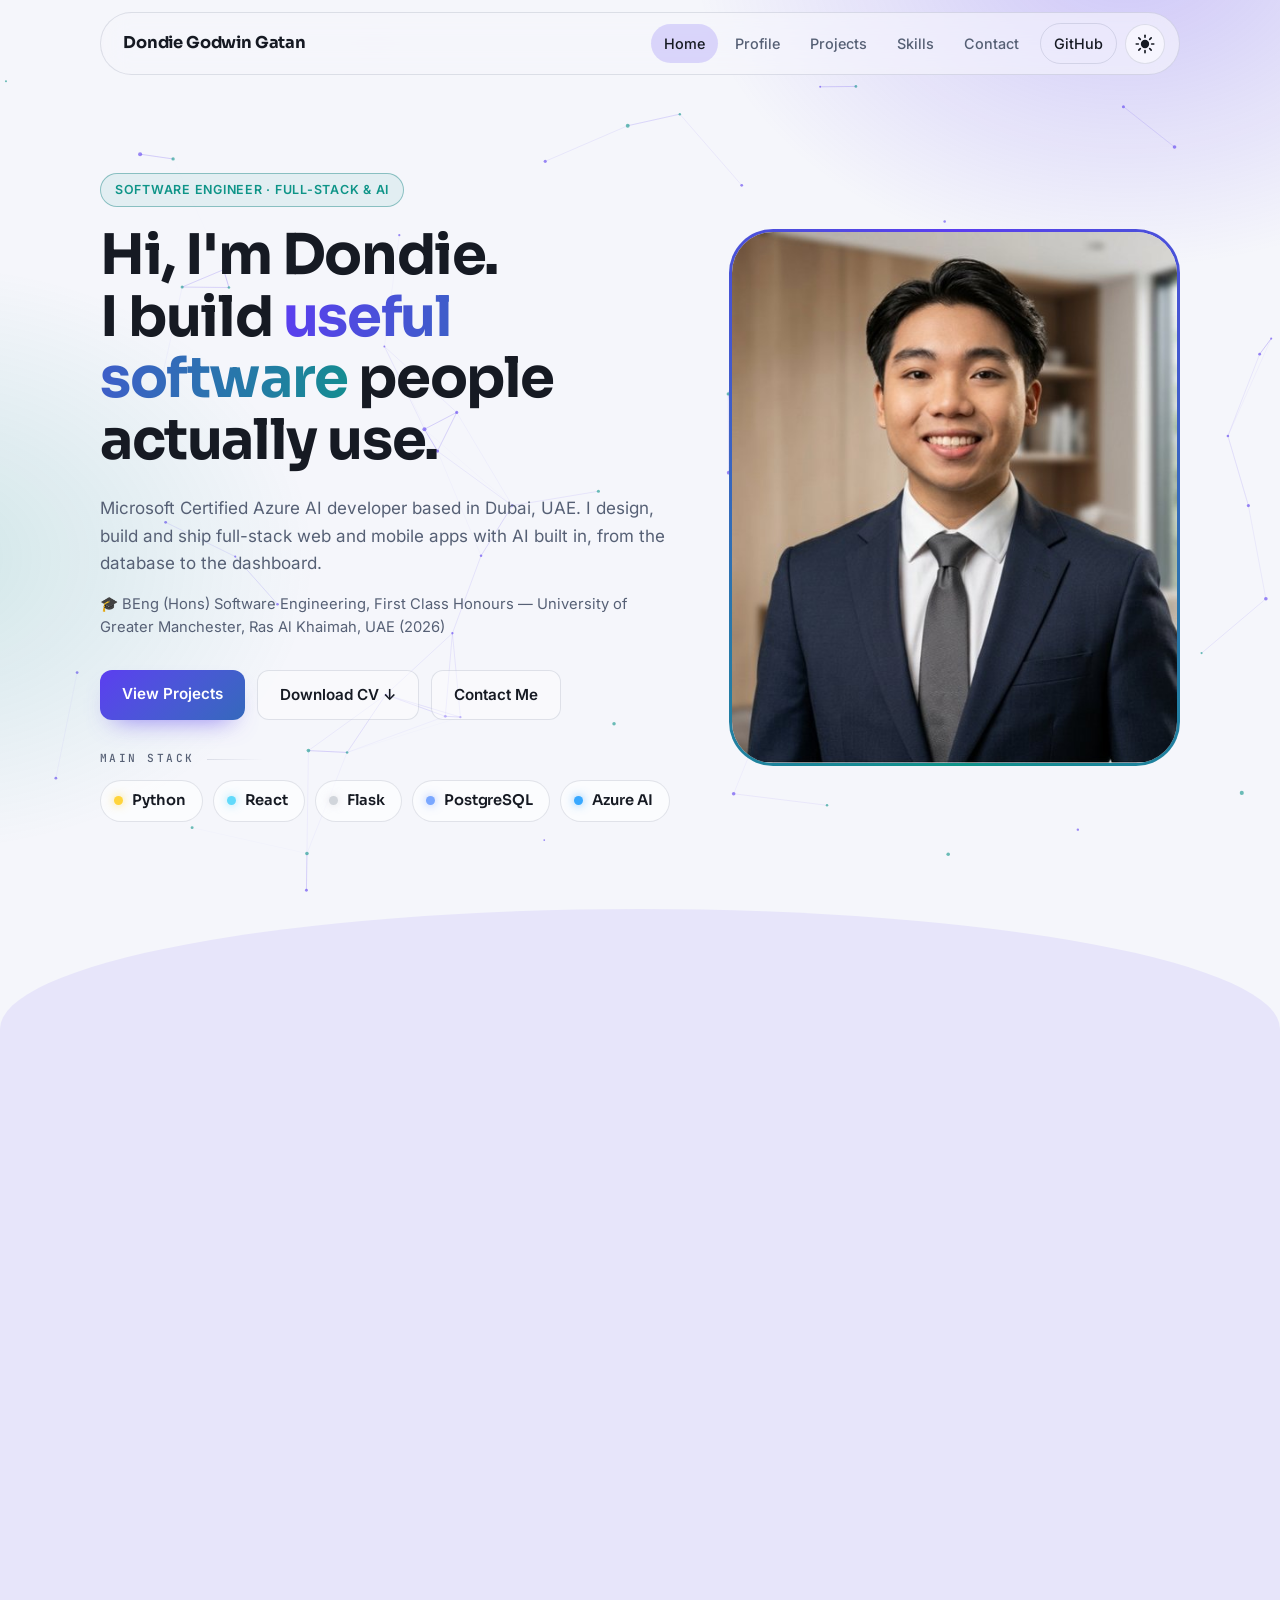
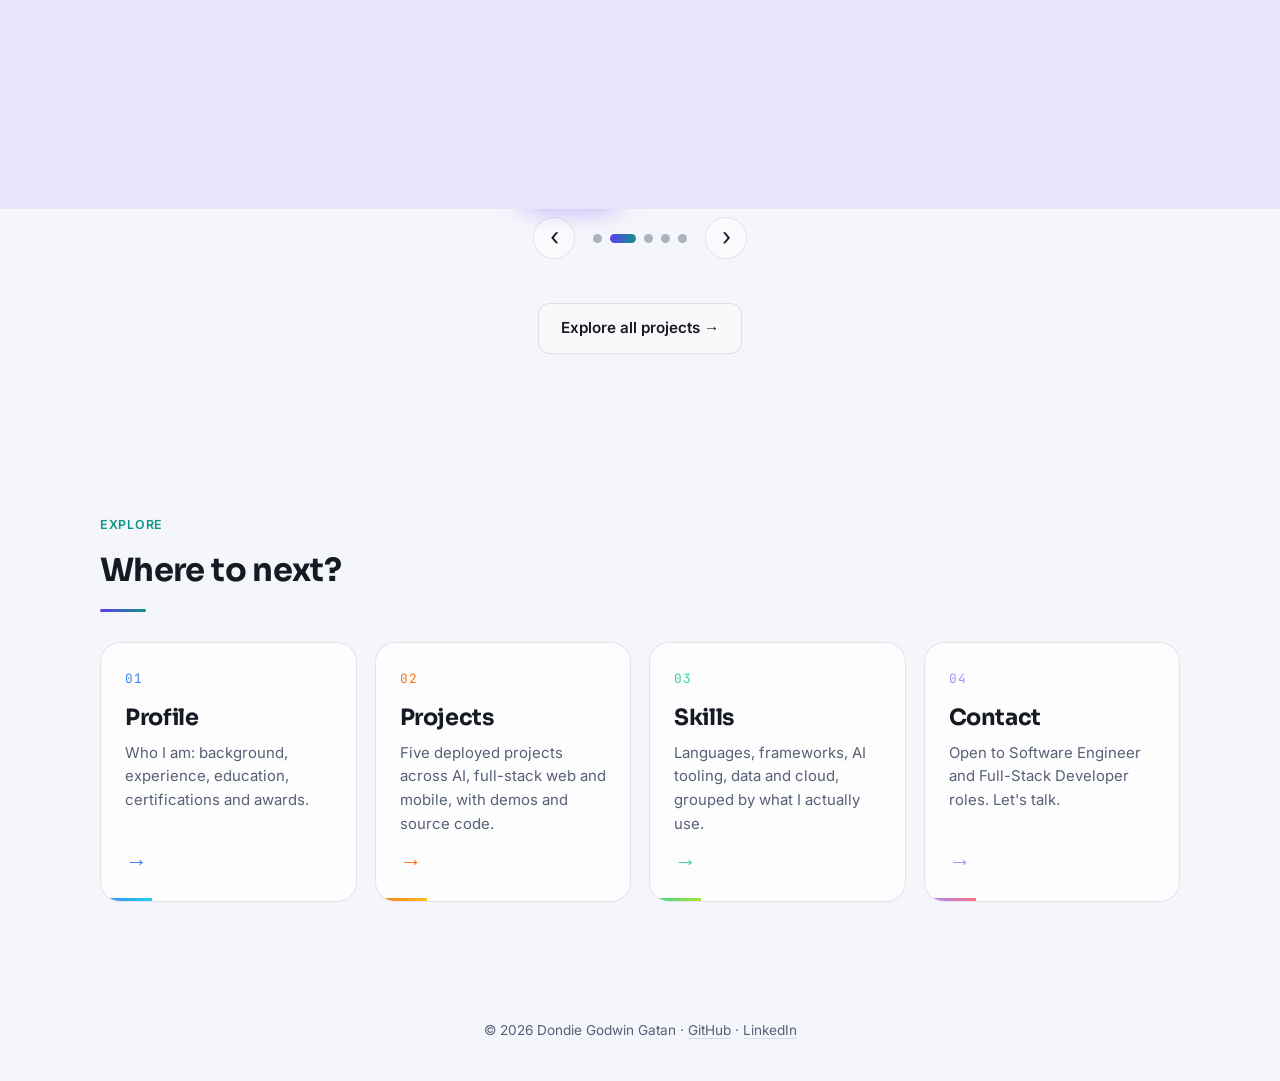
<file: index.html>
<!DOCTYPE html>
<html lang="en">
<head>
<meta charset="UTF-8">
<meta name="viewport" content="width=device-width, initial-scale=1.0">
<title>Dondie Godwin Gatan — Portfolio</title>
<meta name="description" content="Software engineering portfolio of Dondie Godwin Gatan — full-stack development and applied AI projects (Flask, React, Azure AI).">
<meta property="og:title" content="Dondie Godwin Gatan — Portfolio">
<meta property="og:description" content="Software engineering portfolio of Dondie Godwin Gatan — full-stack development and applied AI projects (Flask, React, Azure AI).">
<meta property="og:type" content="website">
<meta property="og:url" content="https://dondiegatan.github.io/dondiegatan-portfolio/">
<meta property="og:image" content="https://dondiegatan.github.io/dondiegatan-portfolio/assets/og-image.png?v=2">
<meta property="og:image:width" content="1200">
<meta property="og:image:height" content="630">
<meta name="twitter:card" content="summary_large_image">
<meta name="twitter:title" content="Dondie Godwin Gatan — Portfolio">
<meta name="twitter:description" content="Software engineering portfolio of Dondie Godwin Gatan — full-stack development and applied AI projects (Flask, React, Azure AI).">
<meta name="twitter:image" content="https://dondiegatan.github.io/dondiegatan-portfolio/assets/og-image.png?v=2">
<script>(function(){var d=document.documentElement,t=null;try{t=localStorage.getItem('theme')}catch(e){}if(t!=='light'&&t!=='dark')t=null;if(t)d.setAttribute('data-theme',t);d.setAttribute('data-theme-effective',t||(window.matchMedia&&matchMedia('(prefers-color-scheme: light)').matches?'light':'dark'))})();</script>
<link rel="icon" href="data:image/svg+xml,<svg xmlns=%22http://www.w3.org/2000/svg%22 viewBox=%220 0 100 100%22><text y=%22.9em%22 font-size=%2290%22>👨‍💻</text></svg>">
<link rel="preload" href="assets/fonts/sora.woff2" as="font" type="font/woff2" crossorigin>
<link rel="preload" href="assets/fonts/inter.woff2" as="font" type="font/woff2" crossorigin>
<link rel="stylesheet" href="style.css">
<noscript><style>.loader,.curtain{display:none!important}.rise,.reveal{opacity:1!important;transform:none!important}</style></noscript>
</head>
<body data-page="home">
<a class="skip" href="#main">Skip to content</a>
<div class="loader" data-style="strips" aria-hidden="true"><div class="loader-panels"><i style="--d:0"></i><i style="--d:1"></i><i style="--d:2"></i><i style="--d:3"></i><i style="--d:4"></i><i style="--d:5"></i></div><div class="loader-inner"><svg class="loader-mark" viewBox="0 0 120 120" aria-hidden="true"><circle class="ring" cx="60" cy="60" r="52"/><circle class="ring2" cx="60" cy="60" r="40"/><text x="60" y="72" text-anchor="middle">DG</text></svg><div class="loader-label">Welcome</div><div class="loader-bar"><i></i></div></div></div>
<div class="curtain" aria-hidden="true"></div>
<canvas id="bg" aria-hidden="true"></canvas>
<div class="bg-glow" aria-hidden="true"></div>
<div class="spotlight" aria-hidden="true"></div>
<div class="scroll-progress" id="scrollProgress"></div>

<header class="nav">
  <div class="nav-inner">
    <a href="index.html" class="nav-brand">Dondie Godwin Gatan</a>
    <nav class="nav-links" aria-label="Main">
      <a href="index.html" aria-current="page">Home</a>
      <a href="about.html">Profile</a>
      <a href="projects.html">Projects</a>
      <a href="skills.html">Skills</a>
      <a href="contact.html">Contact</a>
      <a href="https://github.com/DondieGatan" target="_blank" rel="noopener" class="nav-cta">GitHub</a>
    </nav>
    <button class="theme-toggle" id="themeToggle" type="button" aria-label="Switch to light theme" title="Switch theme">
      <svg viewBox="0 0 24 24" aria-hidden="true" focusable="false">
        <defs><mask id="tgMask"><rect width="24" height="24" fill="#fff"/><circle class="bite" cx="17.5" cy="6.5" r="6" fill="#000"/></mask></defs>
        <circle class="core" cx="12" cy="12" r="5" fill="currentColor" mask="url(#tgMask)"/>
        <g class="rays" stroke="currentColor" stroke-width="2" stroke-linecap="round">
          <line x1="12" y1="1.5" x2="12" y2="4" transform="rotate(0 12 12)"/><line x1="12" y1="1.5" x2="12" y2="4" transform="rotate(45 12 12)"/>
          <line x1="12" y1="1.5" x2="12" y2="4" transform="rotate(90 12 12)"/><line x1="12" y1="1.5" x2="12" y2="4" transform="rotate(135 12 12)"/>
          <line x1="12" y1="1.5" x2="12" y2="4" transform="rotate(180 12 12)"/><line x1="12" y1="1.5" x2="12" y2="4" transform="rotate(225 12 12)"/>
          <line x1="12" y1="1.5" x2="12" y2="4" transform="rotate(270 12 12)"/><line x1="12" y1="1.5" x2="12" y2="4" transform="rotate(315 12 12)"/>
        </g>
      </svg>
    </button>
  </div>
</header>

<main id="main">
  <section class="hero">
    <div class="hero-inner hero-grid">
      <div class="hero-copy">
        <p class="eyebrow rise" style="--i:0">Software Engineer · Full-Stack &amp; AI</p>
        <h1 class="rise" style="--i:1">Hi, I'm Dondie.<br>I build <span class="grad">useful software</span> people actually use.</h1>
        <p class="hero-sub rise" style="--i:2">
          Microsoft Certified Azure AI developer based in Dubai, UAE. I design, build and ship
          full-stack web and mobile apps with AI built in, from the database to the dashboard.
        </p>
        <p class="hero-education rise" style="--i:3">🎓 BEng (Hons) Software Engineering, First Class Honours — University of Greater Manchester, Ras Al Khaimah, UAE (2026)</p>
        <div class="hero-actions rise" style="--i:4">
          <a href="projects.html" class="btn btn-primary">View Projects</a>
          <a href="assets/Dondie_Godwin_Gatan_CV.pdf" target="_blank" rel="noopener" class="btn btn-ghost">Download CV ↓</a>
          <a href="contact.html" class="btn btn-ghost">Contact Me</a>
        </div>
        <div class="stack-block rise" style="--i:5">
          <p class="stack-kicker">Main stack</p>
          <ul class="stack-line" aria-label="Main technologies">
            <li style="--dot:#ffd43b"><i aria-hidden="true"></i>Python</li>
            <li style="--dot:#61dafb"><i aria-hidden="true"></i>React</li>
            <li style="--dot:#d1d5db"><i aria-hidden="true"></i>Flask</li>
            <li style="--dot:#7aa7ff"><i aria-hidden="true"></i>PostgreSQL</li>
            <li style="--dot:#38a8ff"><i aria-hidden="true"></i>Azure AI</li>
          </ul>
        </div>
      </div>

      <div class="portrait rise" style="--i:2">
        <div class="portrait-ring" aria-hidden="true"></div>
        <div class="portrait-photo"><img src="assets/profile.jpg" alt="Portrait of Dondie Godwin Gatan" width="600" height="600" decoding="async" fetchpriority="high"></div>
      </div>
    </div>
  </section>

  <section class="showcase" aria-labelledby="showcase-h">
    <div class="showcase-head">
      <p class="section-eyebrow reveal">Selected work</p>
      <h2 class="showcase-title reveal" id="showcase-h">Five deployed projects. <span class="grad">Real data, real deploys.</span></h2>
      <p class="showcase-sub reveal">Drag or swipe through them. Mori Matcha, Floss Clinic, Smart Resume Analyser, Expense Tracker and Library Management are all live.</p>
    </div>

    <div class="carousel reveal" id="carousel" role="region" aria-roledescription="carousel" aria-label="Featured projects">
      <div class="car-stage" tabindex="0" aria-label="Project carousel. Use the left and right arrow keys, or drag, to change project.">
        <a class="slide" href="projects.html#floss-clinic" data-id="floss-clinic" data-title="Floss Clinic" data-sub="Dental clinic platform with real conflict-safe booking, a grounded RAG chatbot and an AI booking assistant" data-live="https://floss-beta.vercel.app" draggable="false" aria-label="Floss Clinic">
          <img class="fimg" src="assets/covers/floss-clinic-760.webp" srcset="assets/covers/floss-clinic-760.webp 760w, assets/covers/floss-clinic.webp 1200w" sizes="(max-width: 640px) 84vw, (max-width: 900px) 520px, 640px" alt="Floss Clinic project cover" width="1200" height="750" draggable="false" loading="eager">
        </a>
        <a class="slide" href="projects.html#mori-matcha" data-id="mori-matcha" data-title="Mori Matcha" data-sub="Live cafe website with a real ordering backend, a voice-enabled AI assistant and a digital loyalty card" data-live="https://mori-matcha-inky.vercel.app" draggable="false" aria-label="Mori Matcha">
          <img class="fimg" src="assets/covers/mori-matcha-760.webp" srcset="assets/covers/mori-matcha-760.webp 760w, assets/covers/mori-matcha.webp 1200w" sizes="(max-width: 640px) 84vw, (max-width: 900px) 520px, 640px" alt="Mori Matcha project cover" width="1200" height="750" draggable="false" loading="eager">
        </a>
        <a class="slide" href="projects.html#resume-analyser" data-id="resume-analyser" data-title="Smart Resume Analyser" data-sub="AI-assisted resume scoring, writing tools, and job-matching platform" data-live="https://smart-resume-analyser-z09z.onrender.com" draggable="false" aria-label="Smart Resume Analyser">
          <img class="fimg" src="assets/covers/resume-analyser-760.webp" srcset="assets/covers/resume-analyser-760.webp 760w, assets/covers/resume-analyser.webp 1200w" sizes="(max-width: 640px) 84vw, (max-width: 900px) 520px, 640px" alt="Smart Resume Analyser project cover" width="1200" height="750" draggable="false" loading="eager">
        </a>
        <a class="slide" href="projects.html#library-management" data-id="library-management" data-title="Library Management System" data-sub="Role-based library app with auth, search, and CI-tested code" data-live="https://library-management-system-s4ys.onrender.com" draggable="false" aria-label="Library Management System">
          <img class="fimg" src="assets/covers/library-management-760.webp" srcset="assets/covers/library-management-760.webp 760w, assets/covers/library-management.webp 1200w" sizes="(max-width: 640px) 84vw, (max-width: 900px) 520px, 640px" alt="Library Management System project cover" width="1200" height="750" draggable="false" loading="lazy">
        </a>
        <a class="slide" href="projects.html#expense-tracker" data-id="expense-tracker" data-title="Expense Tracker" data-sub="Flask REST API + React Native app with AI-assisted insights, on Android and the web" data-live="https://expense-tracker-web-rosy.vercel.app" draggable="false" aria-label="Expense Tracker">
          <img class="fimg" src="assets/covers/expense-tracker-760.webp" srcset="assets/covers/expense-tracker-760.webp 760w, assets/covers/expense-tracker.webp 1200w" sizes="(max-width: 640px) 84vw, (max-width: 900px) 520px, 640px" alt="Expense Tracker project cover" width="1200" height="750" draggable="false" loading="lazy">
        </a>
      </div>
      <div class="car-caption" aria-live="polite">
        <p class="cap-live"><i class="dot" aria-hidden="true"></i>Live project</p>
        <h3 class="cap-title">Mori Matcha</h3>
        <p class="cap-sub"></p>
        <div class="cap-actions">
          <a class="btn btn-primary btn-small cap-demo" href="#" target="_blank" rel="noopener">Live Demo ↗</a>
          <a class="btn btn-small cap-more" href="projects.html">Project details</a>
        </div>
      </div>
      <div class="car-ctl">
        <button class="car-btn car-prev" type="button" aria-label="Previous project">‹</button>
        <div class="car-dots">
          <button class="car-dot" type="button" aria-label="Show Floss Clinic"></button>
          <button class="car-dot" type="button" aria-label="Show Mori Matcha"></button>
          <button class="car-dot" type="button" aria-label="Show Smart Resume Analyser"></button>
          <button class="car-dot" type="button" aria-label="Show Library Management System"></button>
          <button class="car-dot" type="button" aria-label="Show Expense Tracker"></button>
        </div>
        <button class="car-btn car-next" type="button" aria-label="Next project">›</button>
      </div>
    </div>

    <div class="showcase-cta reveal"><a href="projects.html" class="btn btn-ghost">Explore all projects →</a></div>
  </section>

  <section class="section">
    <div class="section-inner">
      <p class="section-eyebrow reveal">Explore</p>
      <h2 class="section-title reveal">Where to next?</h2>
      <div class="explore-grid">
        <a class="explore-card reveal" href="about.html" style="--c1:#3b82f6;--c2:#22d3ee">
          <span class="explore-no">01</span>
          <h3>Profile</h3>
          <p>Who I am: background, experience, education, certifications and awards.</p>
          <span class="explore-arrow" aria-hidden="true">→</span>
        </a>
        <a class="explore-card reveal" href="projects.html" style="--c1:#f97316;--c2:#fbbf24">
          <span class="explore-no">02</span>
          <h3>Projects</h3>
          <p>Five deployed projects across AI, full-stack web and mobile, with demos and source code.</p>
          <span class="explore-arrow" aria-hidden="true">→</span>
        </a>
        <a class="explore-card reveal" href="skills.html" style="--c1:#34d399;--c2:#a3e635">
          <span class="explore-no">03</span>
          <h3>Skills</h3>
          <p>Languages, frameworks, AI tooling, data and cloud, grouped by what I actually use.</p>
          <span class="explore-arrow" aria-hidden="true">→</span>
        </a>
        <a class="explore-card reveal" href="contact.html" style="--c1:#a78bfa;--c2:#fb7185">
          <span class="explore-no">04</span>
          <h3>Contact</h3>
          <p>Open to Software Engineer and Full-Stack Developer roles. Let's talk.</p>
          <span class="explore-arrow" aria-hidden="true">→</span>
        </a>
      </div>
    </div>
  </section>
</main>

<footer class="footer">
  <p>&copy; 2026 Dondie Godwin Gatan &middot; <a href="https://github.com/DondieGatan" target="_blank" rel="noopener">GitHub</a> &middot; <a href="https://www.linkedin.com/in/dondie-godwin-gatan" target="_blank" rel="noopener">LinkedIn</a></p>
</footer>
<div class="toast" id="toast" role="status" aria-live="polite"></div>
<script src="site.js" defer></script>
</body>
</html>
</file>
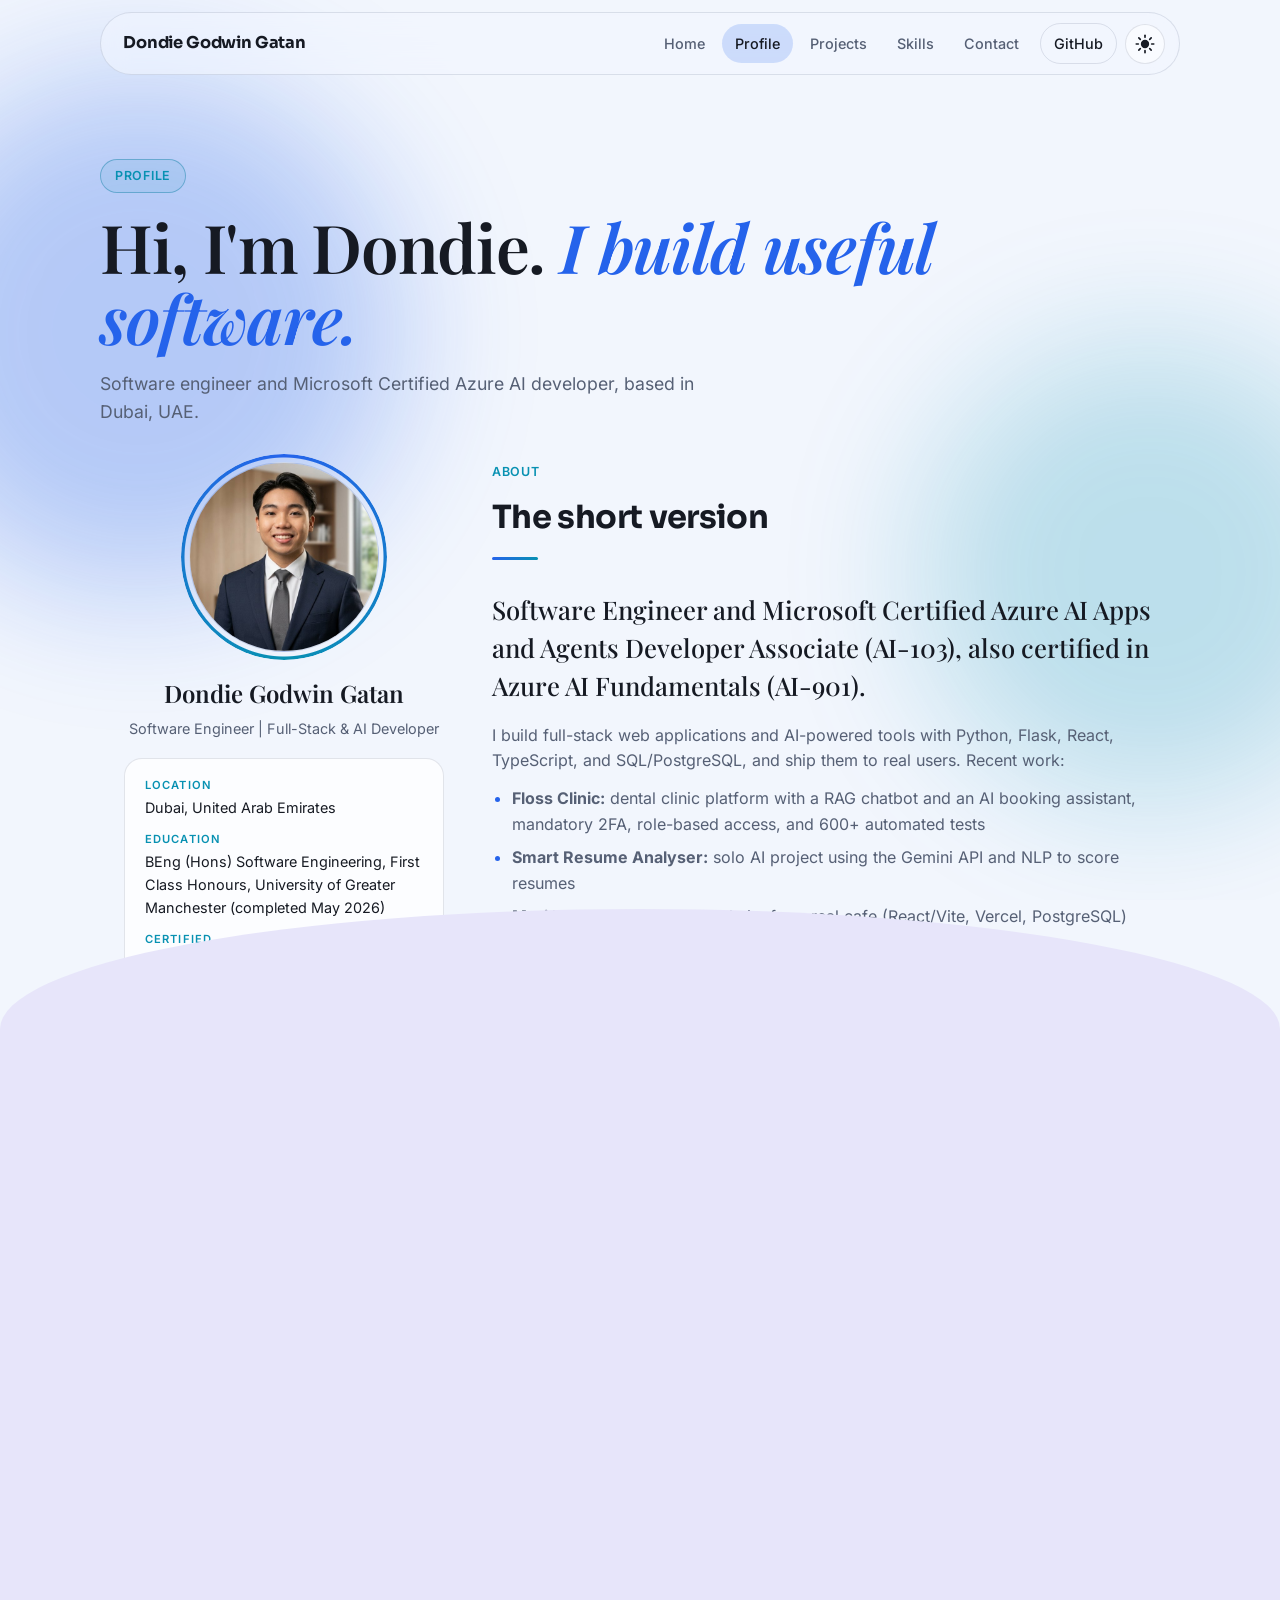
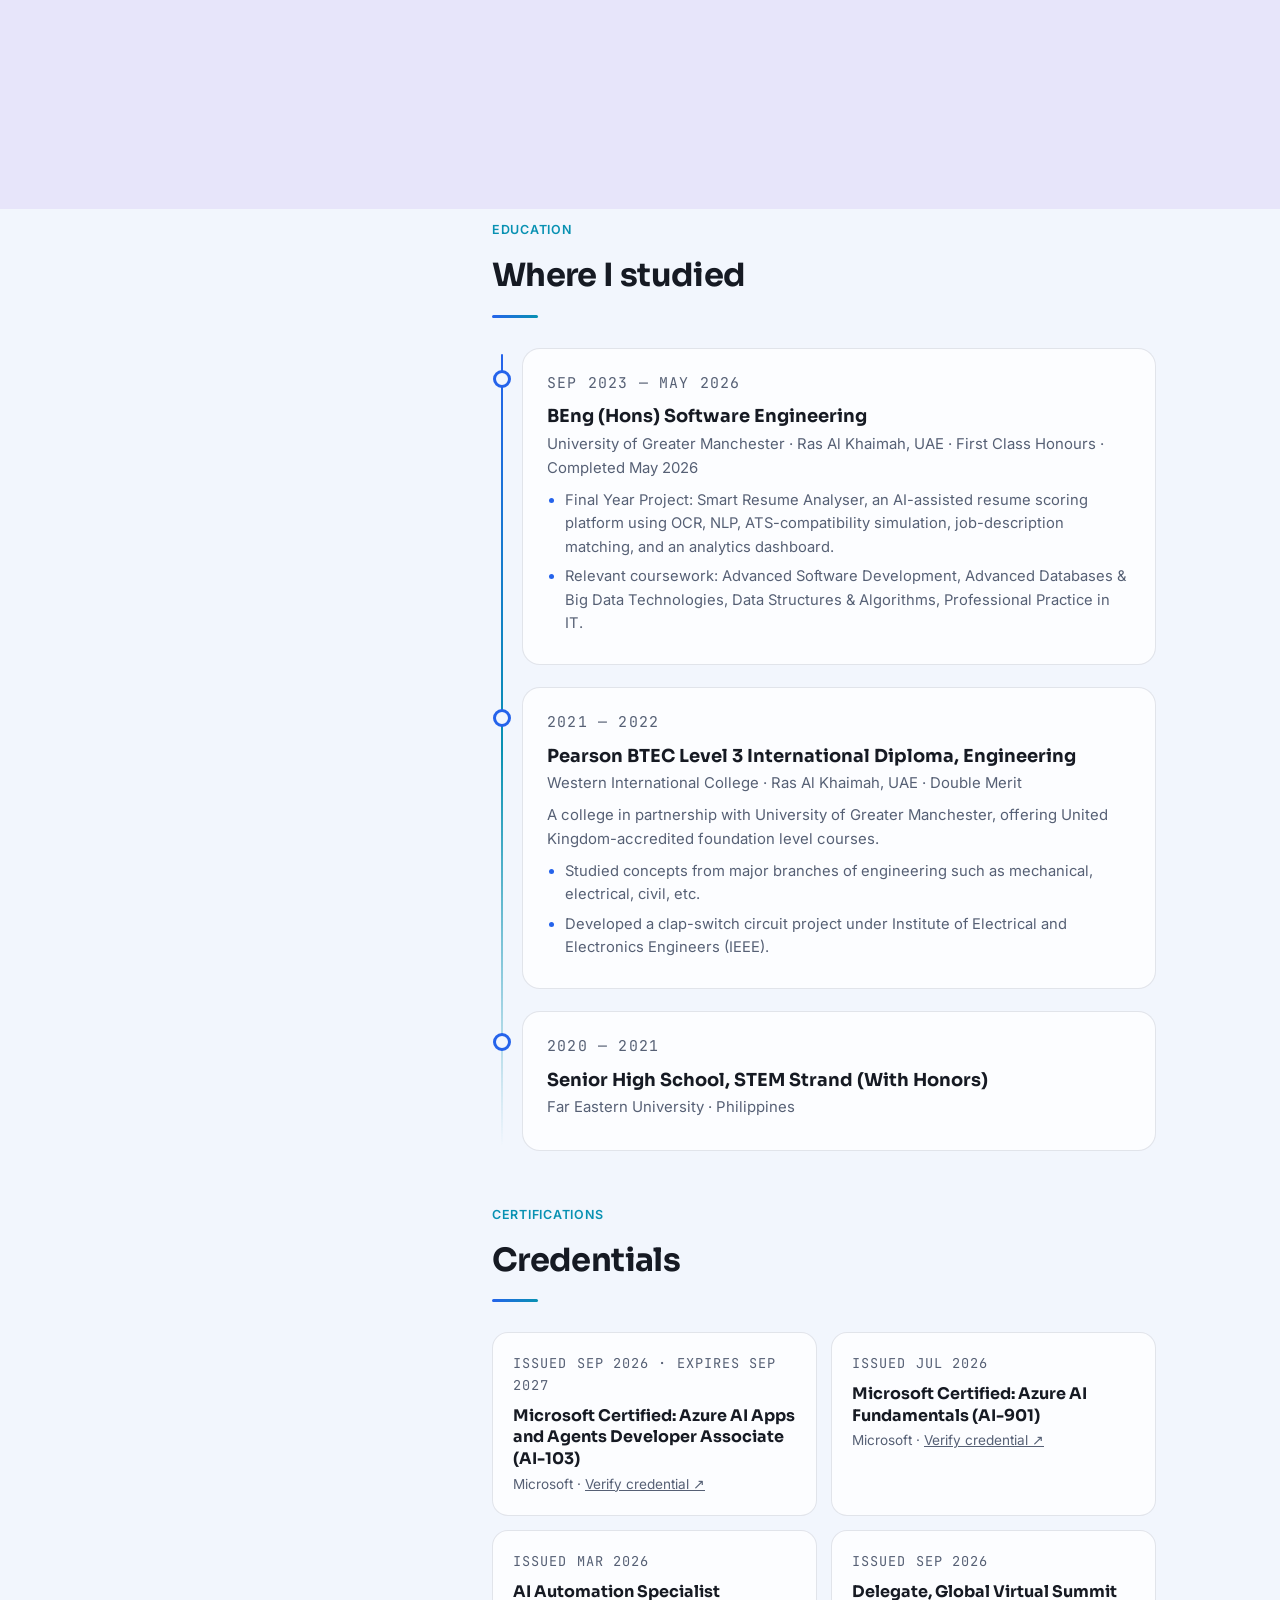
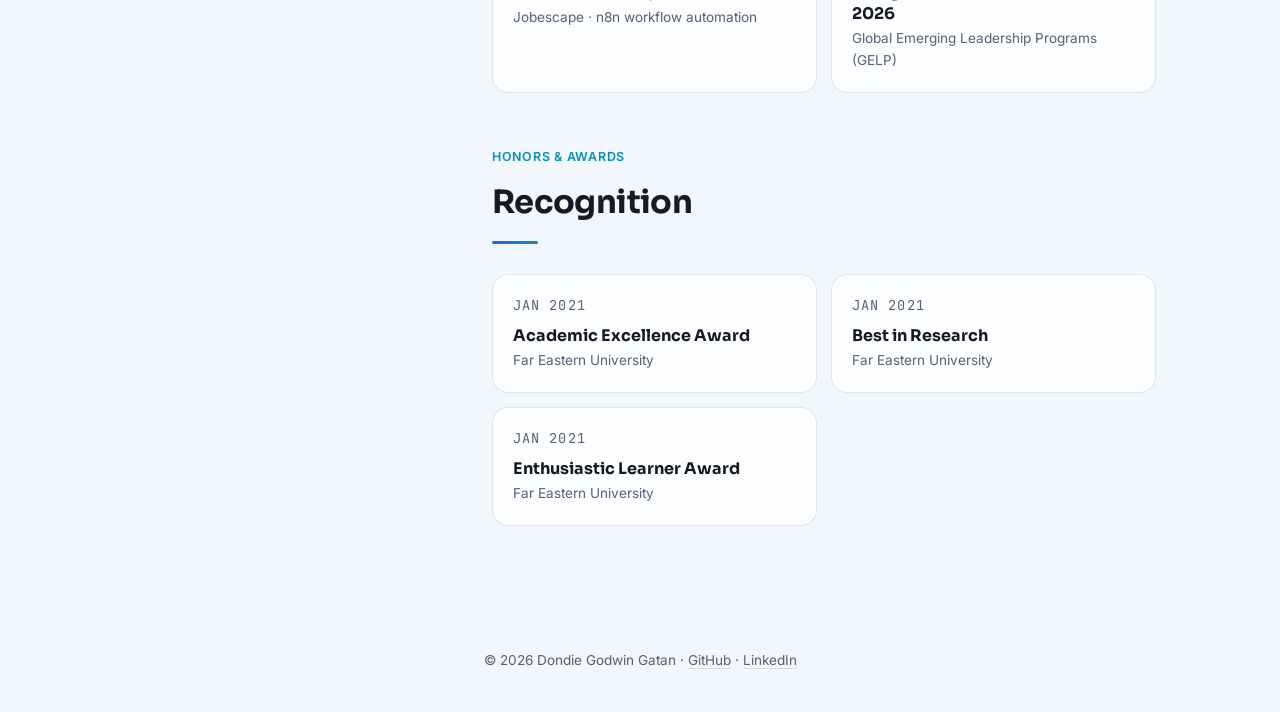
<file: about.html>
<!DOCTYPE html>
<html lang="en">
<head>
<meta charset="UTF-8">
<meta name="viewport" content="width=device-width, initial-scale=1.0">
<title>Profile — Dondie Godwin Gatan</title>
<meta name="description" content="Profile of Dondie Godwin Gatan: software engineer, Microsoft Certified Azure AI developer, experience, education, certifications and awards.">
<meta property="og:title" content="Profile — Dondie Godwin Gatan">
<meta property="og:description" content="Profile of Dondie Godwin Gatan: software engineer, Microsoft Certified Azure AI developer, experience, education, certifications and awards.">
<meta property="og:type" content="website">
<meta property="og:url" content="https://dondiegatan.github.io/dondiegatan-portfolio/about.html">
<meta property="og:image" content="https://dondiegatan.github.io/dondiegatan-portfolio/assets/og-image.png?v=2">
<meta property="og:image:width" content="1200">
<meta property="og:image:height" content="630">
<meta name="twitter:card" content="summary_large_image">
<meta name="twitter:title" content="Profile — Dondie Godwin Gatan">
<meta name="twitter:description" content="Profile of Dondie Godwin Gatan: software engineer, Microsoft Certified Azure AI developer, experience, education, certifications and awards.">
<meta name="twitter:image" content="https://dondiegatan.github.io/dondiegatan-portfolio/assets/og-image.png?v=2">
<script>(function(){var d=document.documentElement,t=null;try{t=localStorage.getItem('theme')}catch(e){}if(t!=='light'&&t!=='dark')t=null;if(t)d.setAttribute('data-theme',t);d.setAttribute('data-theme-effective',t||(window.matchMedia&&matchMedia('(prefers-color-scheme: light)').matches?'light':'dark'))})();</script>
<link rel="icon" href="data:image/svg+xml,<svg xmlns=%22http://www.w3.org/2000/svg%22 viewBox=%220 0 100 100%22><text y=%22.9em%22 font-size=%2290%22>👨‍💻</text></svg>">
<link rel="preload" href="assets/fonts/sora.woff2" as="font" type="font/woff2" crossorigin>
<link rel="preload" href="assets/fonts/inter.woff2" as="font" type="font/woff2" crossorigin>
<link rel="preload" href="assets/fonts/playfair.woff2" as="font" type="font/woff2" crossorigin>
<link rel="stylesheet" href="style.css">
<noscript><style>.loader,.curtain{display:none!important}.rise,.reveal{opacity:1!important;transform:none!important}</style></noscript>
</head>
<body data-page="profile">
<a class="skip" href="#main">Skip to content</a>
<div class="loader" data-style="iris" aria-hidden="true"><div class="loader-iris"></div><div class="loader-inner"><svg class="loader-mark" viewBox="0 0 120 120" aria-hidden="true"><circle class="ring" cx="60" cy="60" r="52"/><circle class="ring2" cx="60" cy="60" r="40"/><text x="60" y="72" text-anchor="middle">DG</text></svg><div class="loader-label">Profile</div><div class="loader-bar"><i></i></div></div></div>
<div class="curtain" aria-hidden="true"></div>
<canvas id="bg" aria-hidden="true"></canvas>
<div class="bg-glow" aria-hidden="true"></div>
<div class="spotlight" aria-hidden="true"></div>
<div class="scroll-progress" id="scrollProgress"></div>

<header class="nav">
  <div class="nav-inner">
    <a href="index.html" class="nav-brand">Dondie Godwin Gatan</a>
    <nav class="nav-links" aria-label="Main">
      <a href="index.html">Home</a>
      <a href="about.html" aria-current="page">Profile</a>
      <a href="projects.html">Projects</a>
      <a href="skills.html">Skills</a>
      <a href="contact.html">Contact</a>
      <a href="https://github.com/DondieGatan" target="_blank" rel="noopener" class="nav-cta">GitHub</a>
    </nav>
    <button class="theme-toggle" id="themeToggle" type="button" aria-label="Switch to light theme" title="Switch theme">
      <svg viewBox="0 0 24 24" aria-hidden="true" focusable="false">
        <defs><mask id="tgMask"><rect width="24" height="24" fill="#fff"/><circle class="bite" cx="17.5" cy="6.5" r="6" fill="#000"/></mask></defs>
        <circle class="core" cx="12" cy="12" r="5" fill="currentColor" mask="url(#tgMask)"/>
        <g class="rays" stroke="currentColor" stroke-width="2" stroke-linecap="round">
          <line x1="12" y1="1.5" x2="12" y2="4" transform="rotate(0 12 12)"/><line x1="12" y1="1.5" x2="12" y2="4" transform="rotate(45 12 12)"/>
          <line x1="12" y1="1.5" x2="12" y2="4" transform="rotate(90 12 12)"/><line x1="12" y1="1.5" x2="12" y2="4" transform="rotate(135 12 12)"/>
          <line x1="12" y1="1.5" x2="12" y2="4" transform="rotate(180 12 12)"/><line x1="12" y1="1.5" x2="12" y2="4" transform="rotate(225 12 12)"/>
          <line x1="12" y1="1.5" x2="12" y2="4" transform="rotate(270 12 12)"/><line x1="12" y1="1.5" x2="12" y2="4" transform="rotate(315 12 12)"/>
        </g>
      </svg>
    </button>
  </div>
</header>

<main id="main">
  <section class="page-head">
    <div class="section-inner">
      <p class="eyebrow rise" style="--i:0">Profile</p>
      <h1 class="page-title rise" style="--i:1">Hi, I'm Dondie. <em>I build useful software.</em></h1>
      <p class="page-lede rise" style="--i:2">Software engineer and Microsoft Certified Azure AI developer, based in Dubai, UAE.</p>
    </div>
  </section>

  <div class="profile-layout">
    <aside class="profile-side rise" style="--i:3">
      <div class="avatar">
        <span class="avatar-ring" aria-hidden="true"></span>
        <div class="avatar-inner">
          <span class="avatar-mono" aria-hidden="true">DG</span>
          <img src="assets/profile.jpg" alt="Portrait of Dondie Godwin Gatan" width="600" height="600" decoding="async" fetchpriority="high">
        </div>
      </div>
      <div class="side-name">
        <h2>Dondie Godwin Gatan</h2>
        <p>Software Engineer | Full-Stack &amp; AI Developer</p>
      </div>
      <div class="fact-card">
        <ul class="fact-list">
          <li><b>Location</b><span>Dubai, United Arab Emirates</span></li>
          <li><b>Education</b><span>BEng (Hons) Software Engineering, First Class Honours, University of Greater Manchester (completed May 2026)</span></li>
          <li><b>Certified</b><span>Azure AI Apps and Agents Developer Associate (AI-103)</span></li>
          <li><b>Open to</b><span>Software Engineer and Full-Stack Developer roles, on-site, hybrid or remote</span></li>
        </ul>
      </div>
      <a href="assets/Dondie_Godwin_Gatan_CV.pdf" target="_blank" rel="noopener" class="btn btn-primary">Download CV ↓</a>
    </aside>

    <div class="profile-main">
      <section aria-labelledby="about-h">
        <p class="section-eyebrow reveal">About</p>
        <h2 class="section-title reveal" id="about-h">The short version</h2>
        <p class="lead reveal">Software Engineer and Microsoft Certified Azure AI Apps and Agents Developer Associate (AI-103), also certified in Azure AI Fundamentals (AI-901).</p>
        <p class="about-p reveal">I build full-stack web applications and AI-powered tools with Python, Flask, React, TypeScript, and SQL/PostgreSQL, and ship them to real users. Recent work:</p>
        <ul class="about-list reveal">
          <li><strong>Floss Clinic:</strong> dental clinic platform with a RAG chatbot and an AI booking assistant, mandatory 2FA, role-based access, and 600+ automated tests</li>
          <li><strong>Smart Resume Analyser:</strong> solo AI project using the Gemini API and NLP to score resumes</li>
          <li><strong>Mori Matcha:</strong> production website for a real cafe (React/Vite, Vercel, PostgreSQL) with a voice-enabled AI assistant and a digital loyalty card</li>
          <li><strong>Expense Tracker:</strong> cross-platform web and mobile app (React Native/Expo)</li>
        </ul>
        <p class="about-p reveal">I also build AI automation workflows with n8n. Open to on-site, hybrid, or remote Software Engineer and Full-Stack Developer roles.</p>
      </section>

      <section aria-labelledby="exp-h">
        <p class="section-eyebrow reveal">Experience</p>
        <h2 class="section-title reveal" id="exp-h">Where I've worked</h2>
        <div class="timeline">
          <div class="tl-item reveal"><div class="tl-card">
            <p class="tl-when">Sep 2026 — Present · Remote</p>
            <h3>Freelance Full-Stack Developer</h3>
            <p class="tl-org">Mori Matcha Home Cafe · Freelance</p>
            <p>Built and maintain a live ordering website for a real cafe business, in production since September 2026 and taking real customer orders with online and cash payments, using React/Vite, Vercel Serverless Functions, and PostgreSQL.</p>
            <ul>
              <li>Built a cart-based ordering system backed by a PostgreSQL order log, an admin dashboard for managing orders, order statuses, drink availability and CSV export, and an event Party Cart page with a booking-inquiry builder.</li>
              <li>Built a digital loyalty stamp card (nine stamps, tenth drink free) with server-side anti-cheat rules, an append-only ledger and automated tests, managed from the admin page.</li>
              <li>Integrated Google Reviews synchronization with a curated fallback system and implemented SEO/PWA features, including structured data and an installable web app manifest.</li>
              <li>Deployed on Vercel and integrated Vercel Analytics for production monitoring.</li>
            </ul>
            <p style="margin-top:10px">Live demo: <a href="https://mori-matcha-inky.vercel.app" target="_blank" rel="noopener">mori-matcha-inky.vercel.app</a></p>
          </div></div>
        </div>
      </section>

      <section aria-labelledby="edu-h">
        <p class="section-eyebrow reveal">Education</p>
        <h2 class="section-title reveal" id="edu-h">Where I studied</h2>
        <div class="timeline">
          <div class="tl-item reveal"><div class="tl-card">
            <p class="tl-when">Sep 2023 — May 2026</p>
            <h3>BEng (Hons) Software Engineering</h3>
            <p class="tl-org">University of Greater Manchester · Ras Al Khaimah, UAE · First Class Honours · Completed May 2026</p>
            <ul>
              <li>Final Year Project: Smart Resume Analyser, an AI-assisted resume scoring platform using OCR, NLP, ATS-compatibility simulation, job-description matching, and an analytics dashboard.</li>
              <li>Relevant coursework: Advanced Software Development, Advanced Databases &amp; Big Data Technologies, Data Structures &amp; Algorithms, Professional Practice in IT.</li>
            </ul>
          </div></div>
          <div class="tl-item reveal"><div class="tl-card">
            <p class="tl-when">2021 — 2022</p>
            <h3>Pearson BTEC Level 3 International Diploma, Engineering</h3>
            <p class="tl-org">Western International College · Ras Al Khaimah, UAE · Double Merit</p>
            <p>A college in partnership with University of Greater Manchester, offering United Kingdom-accredited foundation level courses.</p>
            <ul>
              <li>Studied concepts from major branches of engineering such as mechanical, electrical, civil, etc.</li>
              <li>Developed a clap-switch circuit project under Institute of Electrical and Electronics Engineers (IEEE).</li>
            </ul>
          </div></div>
          <div class="tl-item reveal"><div class="tl-card">
            <p class="tl-when">2020 — 2021</p>
            <h3>Senior High School, STEM Strand (With Honors)</h3>
            <p class="tl-org">Far Eastern University · Philippines</p>
          </div></div>
        </div>
      </section>

      <section aria-labelledby="cert-h">
        <p class="section-eyebrow reveal">Certifications</p>
        <h2 class="section-title reveal" id="cert-h">Credentials</h2>
        <div class="cert-grid">
          <div class="cert reveal"><p class="tl-when">Issued Sep 2026 · Expires Sep 2027</p><h3>Microsoft Certified: Azure AI Apps and Agents Developer Associate (AI-103)</h3><p>Microsoft · <a href="https://learn.microsoft.com/en-us/users/dondiegodwingatan-3121/credentials/certification/azure-ai-apps-and-agents-developer-associate" target="_blank" rel="noopener">Verify credential ↗</a></p></div>
          <div class="cert reveal"><p class="tl-when">Issued Jul 2026</p><h3>Microsoft Certified: Azure AI Fundamentals (AI-901)</h3><p>Microsoft · <a href="https://learn.microsoft.com/en-us/users/dondiegodwingatan-3121/credentials/certification/azure-ai-fundamentals" target="_blank" rel="noopener">Verify credential ↗</a></p></div>
          <div class="cert reveal"><p class="tl-when">Issued Mar 2026</p><h3>AI Automation Specialist</h3><p>Jobescape · n8n workflow automation</p></div>
          <div class="cert reveal"><p class="tl-when">Issued Sep 2026</p><h3>Delegate, Global Virtual Summit 2026</h3><p>Global Emerging Leadership Programs (GELP)</p></div>
        </div>
      </section>

      <section aria-labelledby="award-h">
        <p class="section-eyebrow reveal">Honors &amp; Awards</p>
        <h2 class="section-title reveal" id="award-h">Recognition</h2>
        <div class="cert-grid">
          <div class="cert reveal"><p class="tl-when">Jan 2021</p><h3>Academic Excellence Award</h3><p>Far Eastern University</p></div>
          <div class="cert reveal"><p class="tl-when">Jan 2021</p><h3>Best in Research</h3><p>Far Eastern University</p></div>
          <div class="cert reveal"><p class="tl-when">Jan 2021</p><h3>Enthusiastic Learner Award</h3><p>Far Eastern University</p></div>
        </div>
      </section>
    </div>
  </div>
</main>

<footer class="footer">
  <p>&copy; 2026 Dondie Godwin Gatan &middot; <a href="https://github.com/DondieGatan" target="_blank" rel="noopener">GitHub</a> &middot; <a href="https://www.linkedin.com/in/dondie-godwin-gatan" target="_blank" rel="noopener">LinkedIn</a></p>
</footer>
<div class="toast" id="toast" role="status" aria-live="polite"></div>
<script src="site.js" defer></script>
</body>
</html>
</file>
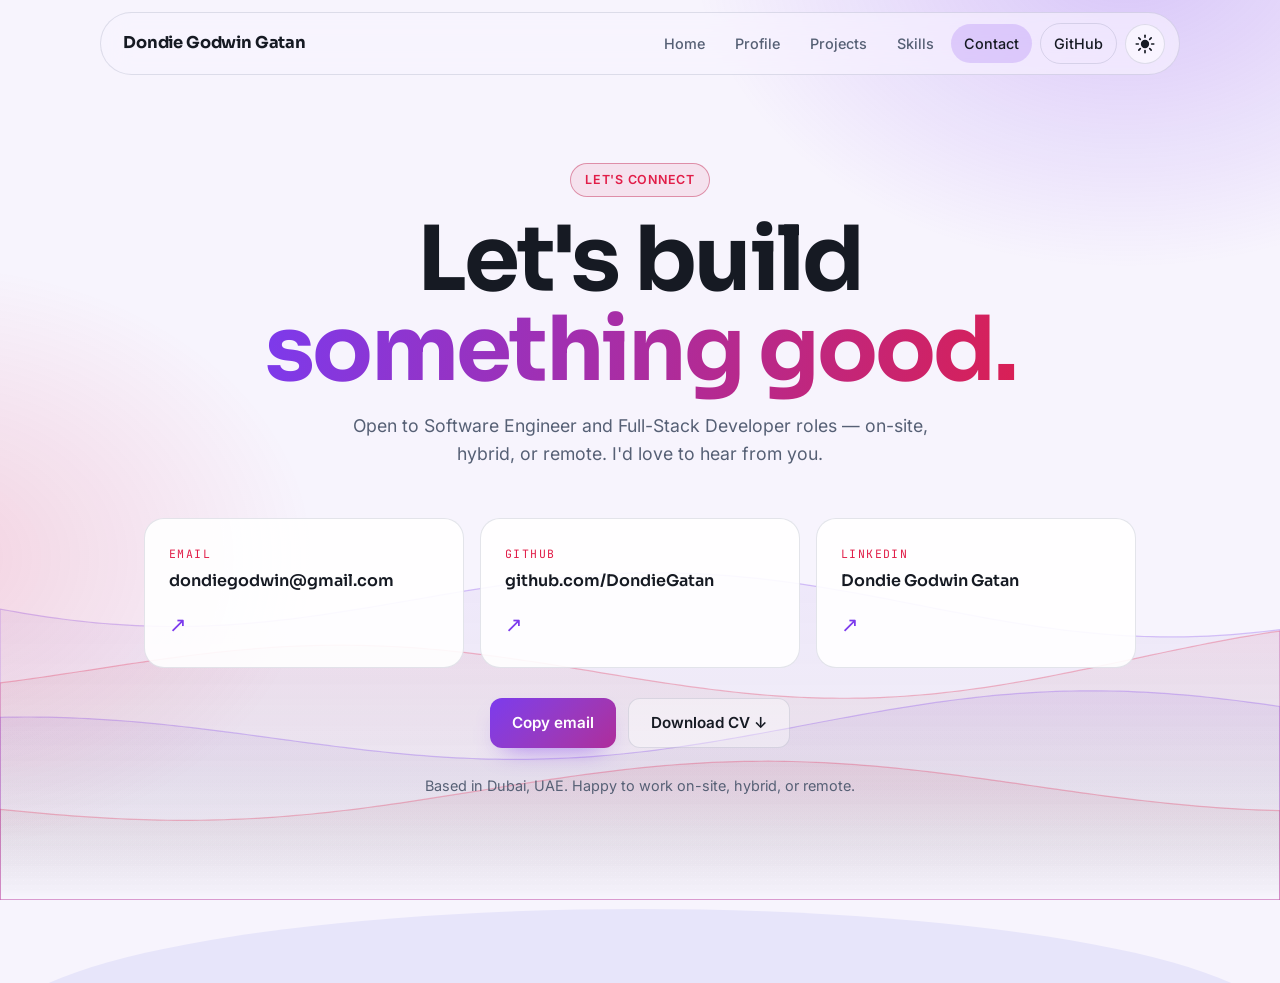
<file: contact.html>
<!DOCTYPE html>
<html lang="en">
<head>
<meta charset="UTF-8">
<meta name="viewport" content="width=device-width, initial-scale=1.0">
<title>Contact — Dondie Godwin Gatan</title>
<meta name="description" content="Get in touch with Dondie Godwin Gatan — open to Software Engineer and Full-Stack Developer roles.">
<meta property="og:title" content="Contact — Dondie Godwin Gatan">
<meta property="og:description" content="Get in touch with Dondie Godwin Gatan — open to Software Engineer and Full-Stack Developer roles.">
<meta property="og:type" content="website">
<meta property="og:url" content="https://dondiegatan.github.io/dondiegatan-portfolio/contact.html">
<meta property="og:image" content="https://dondiegatan.github.io/dondiegatan-portfolio/assets/og-image.png?v=2">
<meta property="og:image:width" content="1200">
<meta property="og:image:height" content="630">
<meta name="twitter:card" content="summary_large_image">
<meta name="twitter:title" content="Contact — Dondie Godwin Gatan">
<meta name="twitter:description" content="Get in touch with Dondie Godwin Gatan — open to Software Engineer and Full-Stack Developer roles.">
<meta name="twitter:image" content="https://dondiegatan.github.io/dondiegatan-portfolio/assets/og-image.png?v=2">
<script>(function(){var d=document.documentElement,t=null;try{t=localStorage.getItem('theme')}catch(e){}if(t!=='light'&&t!=='dark')t=null;if(t)d.setAttribute('data-theme',t);d.setAttribute('data-theme-effective',t||(window.matchMedia&&matchMedia('(prefers-color-scheme: light)').matches?'light':'dark'))})();</script>
<link rel="icon" href="data:image/svg+xml,<svg xmlns=%22http://www.w3.org/2000/svg%22 viewBox=%220 0 100 100%22><text y=%22.9em%22 font-size=%2290%22>👨‍💻</text></svg>">
<link rel="preload" href="assets/fonts/sora.woff2" as="font" type="font/woff2" crossorigin>
<link rel="preload" href="assets/fonts/inter.woff2" as="font" type="font/woff2" crossorigin>
<link rel="stylesheet" href="style.css">
<noscript><style>.loader,.curtain{display:none!important}.rise,.reveal{opacity:1!important;transform:none!important}</style></noscript>
</head>
<body data-page="contact">
<a class="skip" href="#main">Skip to content</a>
<div class="loader" data-style="curtain" aria-hidden="true"><div class="loader-curtain"></div><div class="loader-inner"><svg class="loader-mark" viewBox="0 0 120 120" aria-hidden="true"><circle class="ring" cx="60" cy="60" r="52"/><circle class="ring2" cx="60" cy="60" r="40"/><text x="60" y="72" text-anchor="middle">DG</text></svg><div class="loader-label">Contact</div><div class="loader-bar"><i></i></div></div></div>
<div class="curtain" aria-hidden="true"></div>
<canvas id="bg" aria-hidden="true"></canvas>
<div class="bg-glow" aria-hidden="true"></div>
<div class="spotlight" aria-hidden="true"></div>
<div class="scroll-progress" id="scrollProgress"></div>

<header class="nav">
  <div class="nav-inner">
    <a href="index.html" class="nav-brand">Dondie Godwin Gatan</a>
    <nav class="nav-links" aria-label="Main">
      <a href="index.html">Home</a>
      <a href="about.html">Profile</a>
      <a href="projects.html">Projects</a>
      <a href="skills.html">Skills</a>
      <a href="contact.html" aria-current="page">Contact</a>
      <a href="https://github.com/DondieGatan" target="_blank" rel="noopener" class="nav-cta">GitHub</a>
    </nav>
    <button class="theme-toggle" id="themeToggle" type="button" aria-label="Switch to light theme" title="Switch theme">
      <svg viewBox="0 0 24 24" aria-hidden="true" focusable="false">
        <defs><mask id="tgMask"><rect width="24" height="24" fill="#fff"/><circle class="bite" cx="17.5" cy="6.5" r="6" fill="#000"/></mask></defs>
        <circle class="core" cx="12" cy="12" r="5" fill="currentColor" mask="url(#tgMask)"/>
        <g class="rays" stroke="currentColor" stroke-width="2" stroke-linecap="round">
          <line x1="12" y1="1.5" x2="12" y2="4" transform="rotate(0 12 12)"/><line x1="12" y1="1.5" x2="12" y2="4" transform="rotate(45 12 12)"/>
          <line x1="12" y1="1.5" x2="12" y2="4" transform="rotate(90 12 12)"/><line x1="12" y1="1.5" x2="12" y2="4" transform="rotate(135 12 12)"/>
          <line x1="12" y1="1.5" x2="12" y2="4" transform="rotate(180 12 12)"/><line x1="12" y1="1.5" x2="12" y2="4" transform="rotate(225 12 12)"/>
          <line x1="12" y1="1.5" x2="12" y2="4" transform="rotate(270 12 12)"/><line x1="12" y1="1.5" x2="12" y2="4" transform="rotate(315 12 12)"/>
        </g>
      </svg>
    </button>
  </div>
</header>

<main id="main">
  <section class="contact-hero">
    <p class="eyebrow rise" style="--i:0">Let's Connect</p>
    <h1 class="page-title rise" style="--i:1">Let's build<br><span class="grad">something good.</span></h1>
    <p class="page-lede rise" style="--i:2">Open to Software Engineer and Full-Stack Developer roles — on-site, hybrid, or remote. I'd love to hear from you.</p>
  </section>

  <div class="contact-wrap">
    <div class="link-grid">
      <a class="link-card reveal" href="https://mail.google.com/mail/?view=cm&amp;fs=1&amp;to=dondiegodwin%40gmail.com" target="_blank" rel="noopener">
        <span class="link-kicker">Email</span>
        <span class="link-main">dondiegodwin@gmail.com</span>
        <span class="link-go" aria-hidden="true">↗</span>
      </a>
      <a class="link-card reveal" href="https://github.com/DondieGatan" target="_blank" rel="noopener">
        <span class="link-kicker">GitHub</span>
        <span class="link-main">github.com/DondieGatan</span>
        <span class="link-go" aria-hidden="true">↗</span>
      </a>
      <a class="link-card reveal" href="https://www.linkedin.com/in/dondie-godwin-gatan" target="_blank" rel="noopener">
        <span class="link-kicker">LinkedIn</span>
        <span class="link-main">Dondie Godwin Gatan</span>
        <span class="link-go" aria-hidden="true">↗</span>
      </a>
    </div>
    <div class="contact-actions reveal">
      <button class="btn btn-primary" type="button" data-copy="dondiegodwin@gmail.com">Copy email</button>
      <a href="assets/Dondie_Godwin_Gatan_CV.pdf" target="_blank" rel="noopener" class="btn btn-ghost">Download CV ↓</a>
    </div>
    <p class="contact-note reveal">Based in Dubai, UAE. Happy to work on-site, hybrid, or remote.</p>
  </div>
</main>

<footer class="footer">
  <p>&copy; 2026 Dondie Godwin Gatan &middot; <a href="https://github.com/DondieGatan" target="_blank" rel="noopener">GitHub</a> &middot; <a href="https://www.linkedin.com/in/dondie-godwin-gatan" target="_blank" rel="noopener">LinkedIn</a></p>
</footer>
<div class="toast" id="toast" role="status" aria-live="polite"></div>
<script src="site.js" defer></script>
</body>
</html>
</file>
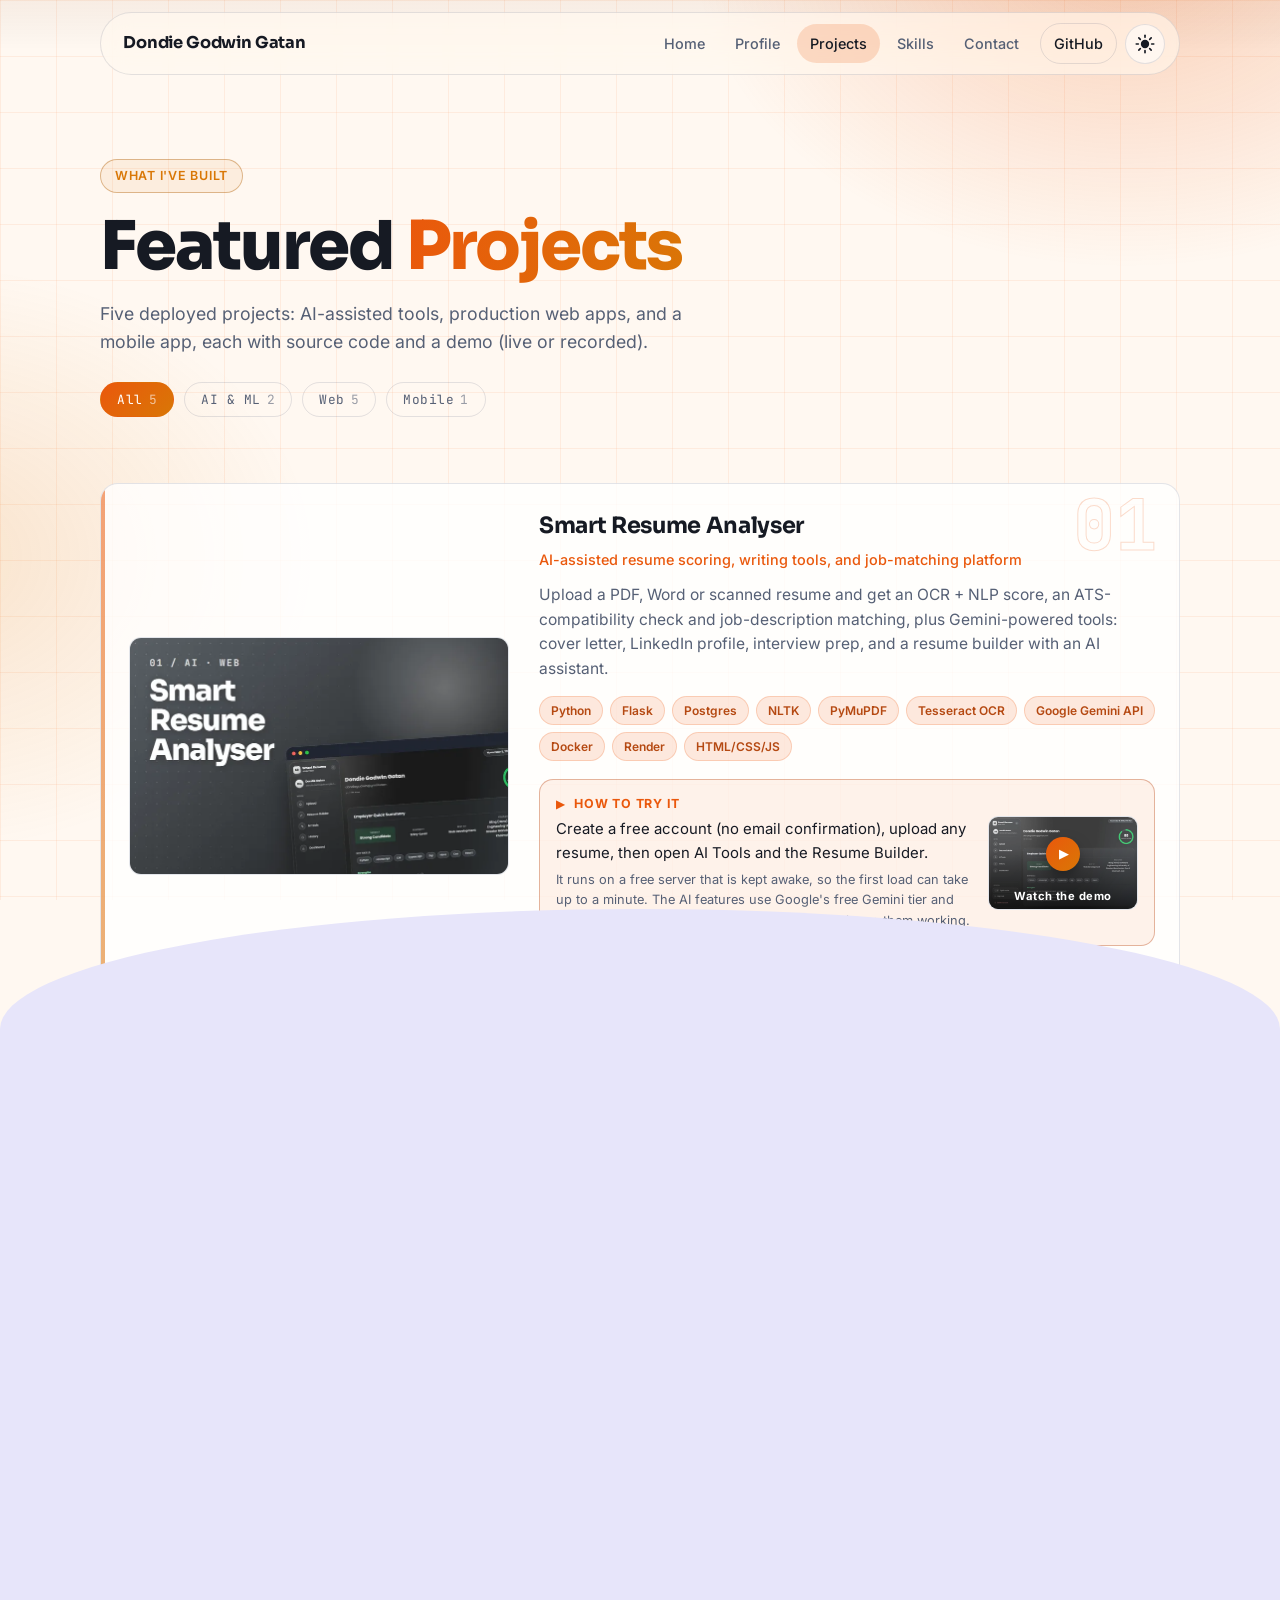
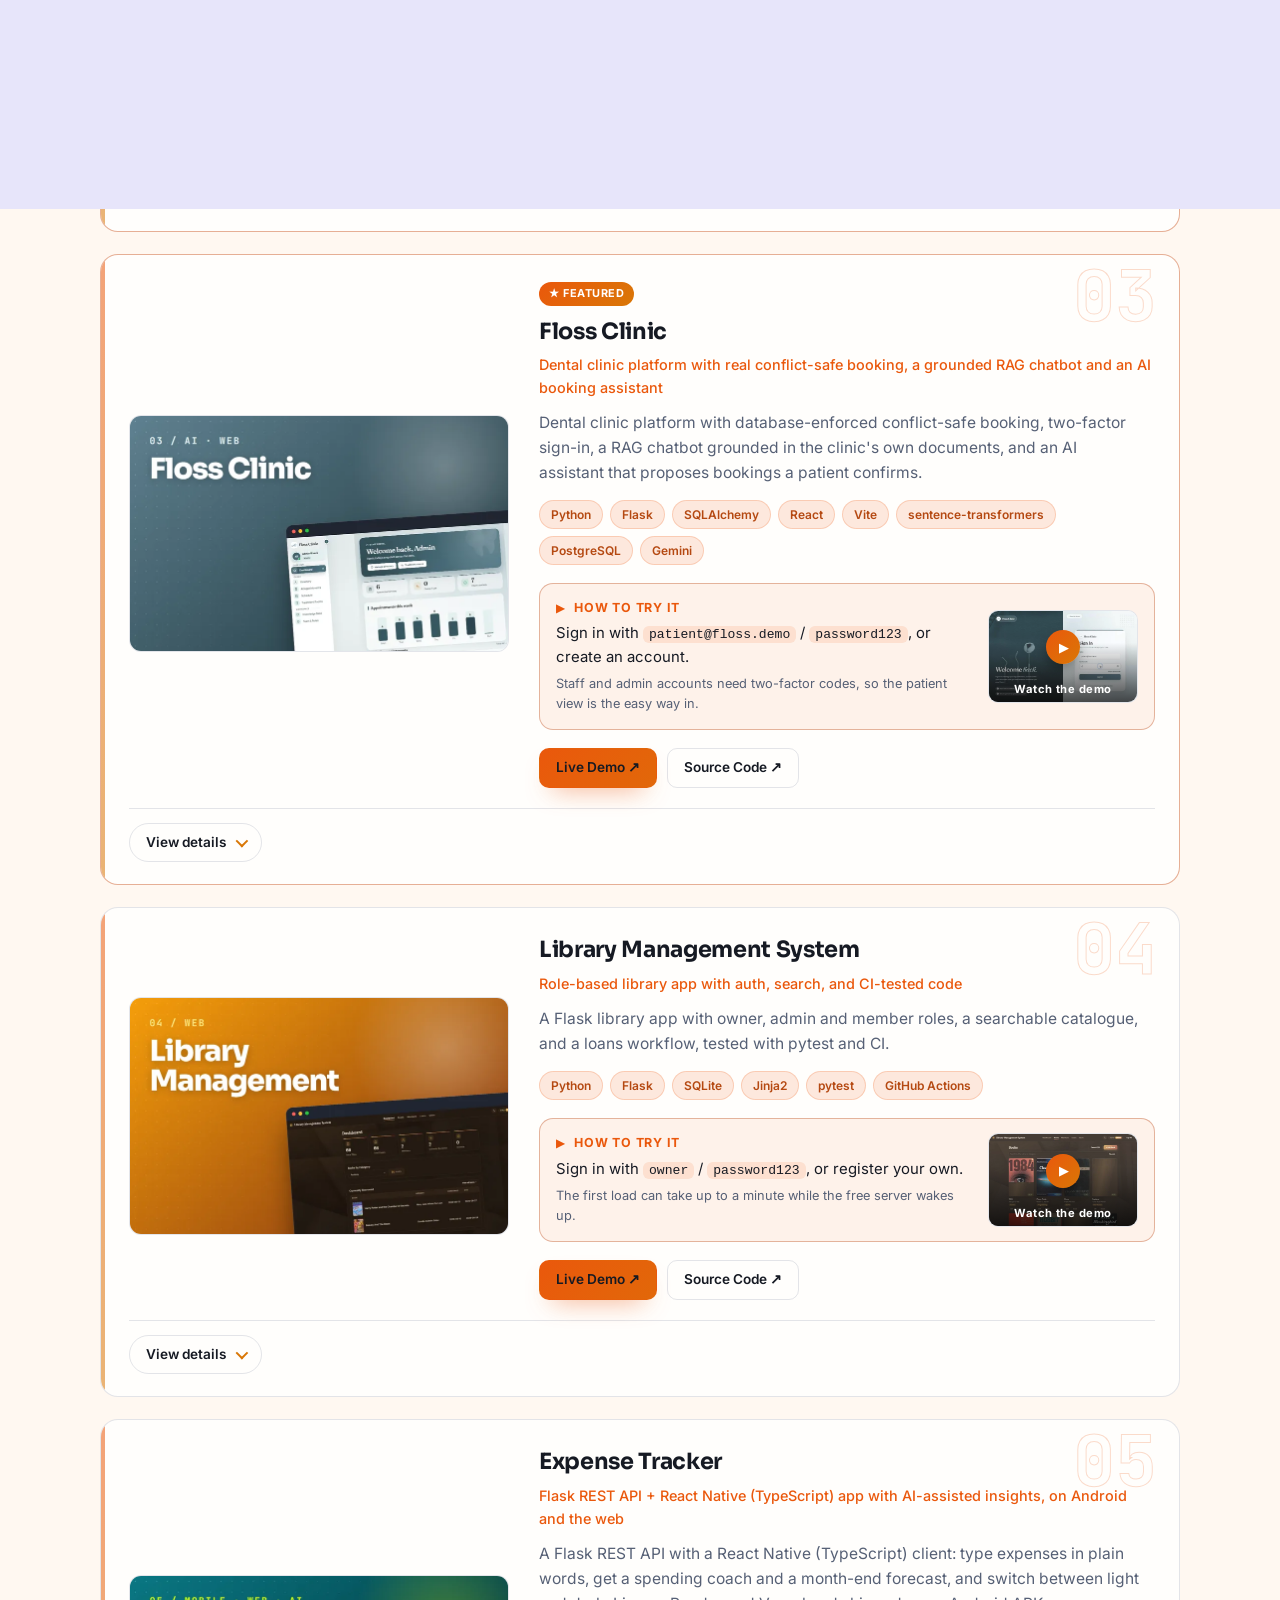
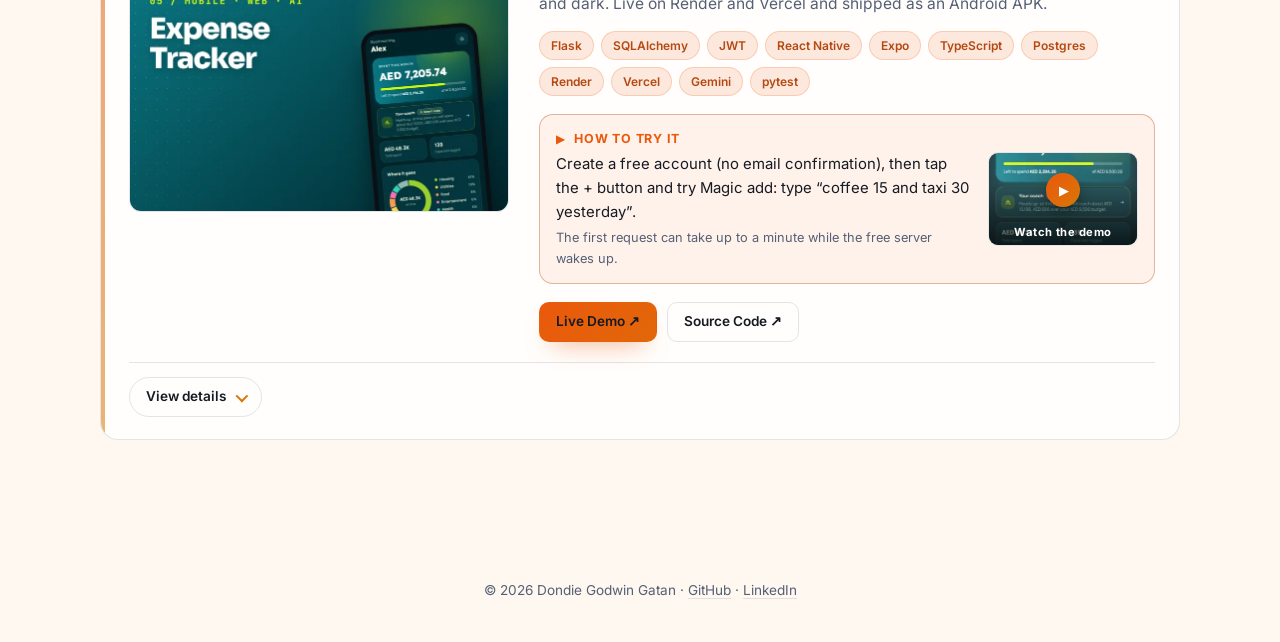
<file: projects.html>
<!DOCTYPE html>
<html lang="en">
<head>
<meta charset="UTF-8">
<meta name="viewport" content="width=device-width, initial-scale=1.0">
<title>Projects — Dondie Godwin Gatan</title>
<meta name="description" content="Five deployed projects by Dondie Godwin Gatan: Smart Resume Analyser, Mori Matcha, Floss Clinic, Library Management System and Expense Tracker.">
<meta property="og:title" content="Projects — Dondie Godwin Gatan">
<meta property="og:description" content="Five deployed projects by Dondie Godwin Gatan: Smart Resume Analyser, Mori Matcha, Floss Clinic, Library Management System and Expense Tracker.">
<meta property="og:type" content="website">
<meta property="og:url" content="https://dondiegatan.github.io/dondiegatan-portfolio/projects.html">
<meta property="og:image" content="https://dondiegatan.github.io/dondiegatan-portfolio/assets/og-image.png?v=2">
<meta property="og:image:width" content="1200">
<meta property="og:image:height" content="630">
<meta name="twitter:card" content="summary_large_image">
<meta name="twitter:title" content="Projects — Dondie Godwin Gatan">
<meta name="twitter:description" content="Five deployed projects by Dondie Godwin Gatan: Smart Resume Analyser, Mori Matcha, Floss Clinic, Library Management System and Expense Tracker.">
<meta name="twitter:image" content="https://dondiegatan.github.io/dondiegatan-portfolio/assets/og-image.png?v=2">
<script>(function(){var d=document.documentElement,t=null;try{t=localStorage.getItem('theme')}catch(e){}if(t!=='light'&&t!=='dark')t=null;if(t)d.setAttribute('data-theme',t);d.setAttribute('data-theme-effective',t||(window.matchMedia&&matchMedia('(prefers-color-scheme: light)').matches?'light':'dark'))})();</script>
<link rel="icon" href="data:image/svg+xml,<svg xmlns=%22http://www.w3.org/2000/svg%22 viewBox=%220 0 100 100%22><text y=%22.9em%22 font-size=%2290%22>👨‍💻</text></svg>">
<link rel="preload" href="assets/fonts/sora.woff2" as="font" type="font/woff2" crossorigin>
<link rel="preload" href="assets/fonts/inter.woff2" as="font" type="font/woff2" crossorigin>
<link rel="stylesheet" href="style.css">
<noscript><style>.loader,.curtain{display:none!important}.rise,.reveal{opacity:1!important;transform:none!important}</style></noscript>
</head>
<body data-page="projects">
<a class="skip" href="#main">Skip to content</a>
<div class="loader" data-style="shutters" aria-hidden="true"><div class="loader-panels"><i style="--d:0"></i><i style="--d:1"></i><i style="--d:2"></i><i style="--d:3"></i><i style="--d:4"></i></div><div class="loader-inner"><svg class="loader-mark" viewBox="0 0 120 120" aria-hidden="true"><circle class="ring" cx="60" cy="60" r="52"/><circle class="ring2" cx="60" cy="60" r="40"/><text x="60" y="72" text-anchor="middle">DG</text></svg><div class="loader-label">Projects</div><div class="loader-bar"><i></i></div></div></div>
<div class="curtain" aria-hidden="true"></div>
<canvas id="bg" aria-hidden="true"></canvas>
<div class="bg-glow" aria-hidden="true"></div>
<div class="spotlight" aria-hidden="true"></div>
<div class="scroll-progress" id="scrollProgress"></div>

<header class="nav">
  <div class="nav-inner">
    <a href="index.html" class="nav-brand">Dondie Godwin Gatan</a>
    <nav class="nav-links" aria-label="Main">
      <a href="index.html">Home</a>
      <a href="about.html">Profile</a>
      <a href="projects.html" aria-current="page">Projects</a>
      <a href="skills.html">Skills</a>
      <a href="contact.html">Contact</a>
      <a href="https://github.com/DondieGatan" target="_blank" rel="noopener" class="nav-cta">GitHub</a>
    </nav>
    <button class="theme-toggle" id="themeToggle" type="button" aria-label="Switch to light theme" title="Switch theme">
      <svg viewBox="0 0 24 24" aria-hidden="true" focusable="false">
        <defs><mask id="tgMask"><rect width="24" height="24" fill="#fff"/><circle class="bite" cx="17.5" cy="6.5" r="6" fill="#000"/></mask></defs>
        <circle class="core" cx="12" cy="12" r="5" fill="currentColor" mask="url(#tgMask)"/>
        <g class="rays" stroke="currentColor" stroke-width="2" stroke-linecap="round">
          <line x1="12" y1="1.5" x2="12" y2="4" transform="rotate(0 12 12)"/><line x1="12" y1="1.5" x2="12" y2="4" transform="rotate(45 12 12)"/>
          <line x1="12" y1="1.5" x2="12" y2="4" transform="rotate(90 12 12)"/><line x1="12" y1="1.5" x2="12" y2="4" transform="rotate(135 12 12)"/>
          <line x1="12" y1="1.5" x2="12" y2="4" transform="rotate(180 12 12)"/><line x1="12" y1="1.5" x2="12" y2="4" transform="rotate(225 12 12)"/>
          <line x1="12" y1="1.5" x2="12" y2="4" transform="rotate(270 12 12)"/><line x1="12" y1="1.5" x2="12" y2="4" transform="rotate(315 12 12)"/>
        </g>
      </svg>
    </button>
  </div>
</header>

<main id="main">
  <section class="page-head">
    <div class="section-inner">
      <p class="eyebrow rise" style="--i:0">What I've Built</p>
      <h1 class="page-title rise" style="--i:1">Featured <span class="grad">Projects</span></h1>
      <p class="page-lede rise" style="--i:2">Five deployed projects: AI-assisted tools, production web apps, and a mobile app, each with source code and a demo (live or recorded).</p>
      <div class="filters rise" style="--i:3" role="group" aria-label="Filter projects">
        <button class="filter is-active" data-filter="all" aria-pressed="true">All<span>5</span></button>
        <button class="filter" data-filter="ai" aria-pressed="false">AI &amp; ML<span>2</span></button>
        <button class="filter" data-filter="web" aria-pressed="false">Web<span>5</span></button>
        <button class="filter" data-filter="mobile" aria-pressed="false">Mobile<span>1</span></button>
      </div>
    </div>
  </section>

  <section class="section" style="padding-top:30px">
    <div class="section-inner">
      <h2 class="sr-only">All projects</h2>
      <article class="project reveal" id="resume-analyser" data-cat="ai web">
        <span class="project-no" aria-hidden="true">01</span>
        <div class="project-top">
          <div class="project-thumb" aria-hidden="true">
            <img src="assets/covers/resume-analyser-760.webp" srcset="assets/covers/resume-analyser-760.webp 760w, assets/covers/resume-analyser.webp 1200w" sizes="(max-width: 860px) 560px, 380px" alt="" loading="lazy" width="1200" height="750">
          </div>
          <div class="project-body">
            <div>
            <h3>Smart Resume Analyser</h3>
            <p class="project-tagline">AI-assisted resume scoring, writing tools, and job-matching platform</p>
          </div>
            <p class="project-lede">Upload a PDF, Word or scanned resume and get an OCR + NLP score, an ATS-compatibility check and job-description matching, plus Gemini-powered tools: cover letter, LinkedIn profile, interview prep, and a resume builder with an AI assistant.</p>
            <div class="project-stack">
          <span class="tag">Python</span>
          <span class="tag">Flask</span>
          <span class="tag">Postgres</span>
          <span class="tag">NLTK</span>
          <span class="tag">PyMuPDF</span>
          <span class="tag">Tesseract OCR</span>
          <span class="tag">Google Gemini API</span>
          <span class="tag">Docker</span>
          <span class="tag">Render</span>
          <span class="tag">HTML/CSS/JS</span>
        </div>
            <div class="try-it">
              <p class="try-it-title"><span aria-hidden="true">▶</span> How to try it</p>
              <p class="try-it-body">Create a free account (no email confirmation), upload any resume, then open AI Tools and the Resume Builder.</p>
              <p class="try-it-note">It runs on a free server that is kept awake, so the first load can take up to a minute. The AI features use Google's free Gemini tier and can say "busy" at peak times; the demo video shows them working.</p>
              <button class="demo-open" type="button" data-video="assets/demos/resume-analyser.mp4" data-poster="assets/demos/resume-analyser.jpg" data-title="Smart Resume Analyser" data-tall="0">
                <img src="assets/demos/resume-analyser.jpg" alt="" loading="lazy" width="320" height="200">
                <span class="demo-play" aria-hidden="true">▶</span>
                <span class="demo-open-label">Watch the demo</span>
              </button>
            </div>
            <div class="project-actions">
              <div class="project-links">
            <a href="https://smart-resume-analyser-z09z.onrender.com" target="_blank" rel="noopener" class="btn btn-small btn-primary">Live Demo ↗</a>
            <a href="https://github.com/DondieGatan/Smart-Resume-Analyser" target="_blank" rel="noopener" class="btn btn-small">Source Code ↗</a>
          </div>
            </div>
          </div>
        </div>

        <details class="project-more">
          <summary><span class="when-closed">View details</span><span class="when-open">Hide details</span></summary>
          <div class="project-more-body">
            <p class="project-desc">
          A full-stack Flask application that takes a candidate's PDF, Word or scanned-image resume,
          extracts its text via OCR and PDF parsing, and analyses it with NLP to produce a scored,
          section-by-section breakdown — skills, education, experience, and formatting — with an
          ATS-compatibility check and concrete suggestions for improvement. It also matches a resume
          against a pasted job description, generates personalised career feedback, and surfaces
          trends across every resume analysed on an analytics dashboard. An AI Tools page turns an
          analysed resume into a tailored cover letter (three tones), sharper bullet points, a
          job-tailoring report, interview practice questions and a LinkedIn profile, all written by
          Google Gemini from the resume's own facts. A guided resume builder lets users compose a
          resume from scratch with structured, repeatable work-experience and education entries, an
          in-app assistant that reviews the draft for gaps and offers rewrites you can apply in one
          click, and one-click export to a genuinely ATS-parseable PDF with real embedded text rather
          than a rasterised image. Deployed on Render's free tier against an isolated Postgres schema
          (Neon) — the first request after a period of inactivity can take up to a minute to wake the
          instance.
        </p>

            <div class="project-gallery">
          <figure>
            <img src="assets/screenshots/home_upload.webp" alt="Smart Resume Analyser upload screen with feature overview" loading="lazy">
            <figcaption>Upload &amp; feature overview</figcaption>
          </figure>
          <figure>
            <img src="assets/screenshots/result.webp" alt="Smart Resume Analyser scored analysis result with employer summary and section breakdown" loading="lazy">
            <figcaption>Scored analysis &amp; employer summary</figcaption>
          </figure>
          <figure>
            <img src="assets/screenshots/job-match.webp" alt="Smart Resume Analyser job-match analysis showing a match score and matched skills" loading="lazy">
            <figcaption>Job-description match</figcaption>
          </figure>
          <figure>
            <img src="assets/screenshots/ai-tools.webp" alt="Smart Resume Analyser AI Tools page with a Gemini-written LinkedIn profile" loading="lazy">
            <figcaption>AI Tools: cover letter, LinkedIn, interview prep</figcaption>
          </figure>
          <figure>
            <img src="assets/screenshots/builder.webp" alt="Smart Resume Analyser resume builder with the AI assistant applying a suggested summary" loading="lazy">
            <figcaption>Resume builder &amp; AI assistant</figcaption>
          </figure>
          <figure>
            <img src="assets/screenshots/dashboard.webp" alt="Smart Resume Analyser analytics dashboard with score distribution and top skills" loading="lazy">
            <figcaption>Analytics dashboard</figcaption>
          </figure>
          <figure>
            <img src="assets/screenshots/history.webp" alt="Smart Resume Analyser resume history list" loading="lazy">
            <figcaption>Resume history</figcaption>
          </figure>
          <figure>
            <img src="assets/screenshots/login.webp" alt="Smart Resume Analyser login screen" loading="lazy">
            <figcaption>Authentication</figcaption>
          </figure>
        </div>

            <ul class="project-features">
          <li>OCR + PDF text extraction (PyMuPDF, Tesseract) so both scanned images and native PDFs work</li>
          <li>NLP-driven skill extraction and section scoring (NLTK tokenisation, stopword filtering, tagging), with education and experience read from their own sections and seniority taken from the dated years</li>
          <li>ATS-compatibility simulation with a transparent, explainable scoring breakdown</li>
          <li>Job-description matching to rank a resume's fit against a specific role</li>
          <li>AI Tools (Google Gemini): cover letter in three tones, bullet improver, job tailoring, interview prep and LinkedIn profile, with the resume and job text treated as untrusted data, input limits, per-user rate limits and plain-text replies</li>
          <li>Guided resume builder with an in-app AI assistant that flags gaps in the draft and applies suggested rewrites in one click; the server validates every suggestion before the page shows an Apply button</li>
          <li>Native-text PDF export — real embedded text via direct PDF drawing, not a rasterised image, so builder output is actually machine-readable by real ATS software</li>
          <li>Auth system with email-based password reset (SendGrid), per-user history and rate-limited sign-in</li>
          <li>Analytics dashboard (score distribution, top skills, career-field breakdown) with CSV/JSON export for Power BI</li>
          <li>Frosted monochrome light and dark themes, a keyboard skip link, visible focus rings and 140+ automated tests</li>
        </ul>
          </div>
        </details>
      </article>

      <article class="project reveal featured" id="mori-matcha" data-cat="web">
        <span class="project-no" aria-hidden="true">02</span>
        <div class="project-top">
          <div class="project-thumb" aria-hidden="true">
            <img src="assets/covers/mori-matcha-760.webp" srcset="assets/covers/mori-matcha-760.webp 760w, assets/covers/mori-matcha.webp 1200w" sizes="(max-width: 860px) 560px, 380px" alt="" loading="lazy" width="1200" height="750">
          </div>
          <div class="project-body">
            <div>
            <span class="featured-badge">★ Featured</span>
            <h3>Mori Matcha</h3>
            <p class="project-tagline">Live cafe website with a real ordering backend, a voice-enabled AI assistant and a digital loyalty card</p>
          </div>
            <p class="project-lede">A production site for a real cafe: cart ordering with a Postgres order log, an admin dashboard, live Google Reviews, an event Party Cart, a digital loyalty stamp card that cannot be cheated, and an assistant that customers can talk to and that talks back.</p>
            <div class="project-stack">
          <span class="tag">React</span>
          <span class="tag">Vite</span>
          <span class="tag">Vercel</span>
          <span class="tag">Postgres</span>
          <span class="tag">Gemini</span>
          <span class="tag">Web Speech API</span>
          <span class="tag">JavaScript</span>
        </div>
            <div class="try-it">
              <p class="try-it-title"><span aria-hidden="true">▶</span> How to try it</p>
              <p class="try-it-body">No account needed: build a drink, add it to the cart, and open the Party Cart. Then tap &ldquo;Ask Mori&rdquo; to chat, press Listen to hear an answer, or tap the microphone to ask out loud.</p>
              <p class="try-it-note">Nothing is sent unless you press the Instagram button. A loyalty card opens from a private link the cafe sends each customer, so the video shows it with a sample customer; the home page has an example card.</p>
              <button class="demo-open" type="button" data-video="assets/demos/mori-matcha.mp4" data-poster="assets/demos/mori-matcha.jpg" data-title="Mori Matcha" data-tall="0">
                <img src="assets/demos/mori-matcha.jpg" alt="" loading="lazy" width="320" height="200">
                <span class="demo-play" aria-hidden="true">▶</span>
                <span class="demo-open-label">Watch the demo</span>
              </button>
            </div>
            <div class="project-actions">
              <div class="project-links">
            <a href="https://mori-matcha-inky.vercel.app" target="_blank" rel="noopener" class="btn btn-small btn-primary">Live Demo ↗</a>
            <a href="https://github.com/DondieGatan/mori-matcha" target="_blank" rel="noopener" class="btn btn-small">Source Code ↗</a>
          </div>
            </div>
          </div>
        </div>

        <details class="project-more">
          <summary><span class="when-closed">View details</span><span class="when-open">Hide details</span></summary>
          <div class="project-more-body">
            <p class="project-desc">
          A production website for a real cafe business — a React/Vite frontend backed by
          Vercel serverless functions and a Postgres order log, with an admin dashboard for
          managing incoming orders and per-drink availability, a live Google Reviews sync,
          an event Party Cart page with a booking-inquiry builder, a digital loyalty stamp card with
          server-side anti-cheat rules, a customer-service assistant that can be typed to or spoken
          to and reads its answers aloud, and full SEO/PWA setup.
          Deployed and actually in use, not just a demo.
        </p>

            <div class="project-gallery">
          <figure>
            <img src="assets/screenshots/mori-matcha/home.jpg" alt="Mori Matcha homepage hero and menu section with featured drinks and New-tagged items including Oreo Cloud Matcha" loading="lazy">
            <figcaption>Homepage — featured drinks and menu</figcaption>
          </figure>
          <figure>
            <img src="assets/screenshots/mori-matcha/assistant.webp" alt="Mori Matcha Ask Mori assistant on desktop and phone, answering how much the Ube Matcha Latte is and how to order, with a Listen button on each reply and a microphone button beside the message box" loading="lazy" width="1200" height="640">
            <figcaption>Ask Mori — chat, spoken answers and voice input</figcaption>
          </figure>
          <figure>
            <img src="assets/screenshots/mori-matcha/cart-flow.png" alt="Mori Matcha cart showing a numbered How Ordering Works guide before checkout" loading="lazy">
            <figcaption>Cart — step-by-step ordering guide</figcaption>
          </figure>
          <figure>
            <img src="assets/screenshots/mori-matcha/feedback.png" alt="Mori Matcha customer feedback section with live Google reviews" loading="lazy">
            <figcaption>Customer feedback — live Google Reviews sync</figcaption>
          </figure>
          <figure>
            <img src="assets/screenshots/mori-matcha/party-cart.jpg" alt="Mori Matcha Party Cart page showing four event packages from 3,500 to 12,500 pesos, what is included, and the matcha varieties" loading="lazy">
            <figcaption>Party Cart — event packages and booking inquiry</figcaption>
          </figure>
          <figure>
            <img src="assets/screenshots/mori-matcha/loyalty-card.webp" alt="Mori Matcha digital loyalty card for a sample customer: the front with the member name, valid-until date and card number, and the stamp card with five matcha-bowl stamps collected and a Free seal for the tenth drink" loading="lazy" width="1200" height="640">
            <figcaption>Loyalty card — front and stamp card (sample customer)</figcaption>
          </figure>
        </div>

            <ul class="project-features">
          <li>Cart-based ordering flow with a built-in step-by-step guide, writing to a Postgres order log via Vercel serverless functions with rate limiting on submission</li>
          <li>Admin dashboard for managing order status, with CSV export and a recoverable trash bin for deleted orders</li>
          <li>Live Google Places reviews sync merged with a curated fallback list, capped and text-clamped to keep the section a tidy row of highlights</li>
          <li>Tri-state per-drink availability (available / unavailable / coming soon) managed from the admin panel, "New" badges for recently added drinks, plus Vercel Analytics</li>
          <li>Party Cart page for events — four packages, optional add-ons and booking notes, and an inquiry builder that validates the details (date, guest count, venue) and composes a ready-to-send Instagram message, copied or sent in one tap</li>
          <li>Digital loyalty card replacing the paper stamp card: nine stamps earn the tenth drink free. Customers open a private link on their phone and watch each new stamp animate onto the card; staff add stamps and give free drinks from the admin page. Built to resist cheating: the browser holds no balance to edit, stamps come only from staff for orders marked paid, an order can be stamped once (enforced by a database unique index, so racing requests award one), a free drink is claimed in one atomic SQL statement, every change is an append-only ledger entry (a deleted entry is hidden but never erased), and the link is a 128-bit secret stored only as a hash and kept in the URL fragment so it never reaches the server logs or analytics. Each card has a valid-until date that customers see, with an expires-soon warning and a server-enforced block on stamps once it has passed; staff can edit, delete and restore cards and filter the list by expiring or expired. 66 automated tests run against an in-memory Postgres</li>
          <li>Full SEO/PWA setup — meta tags, JSON-LD kept in sync with the live opening hours, per-page share previews, installable manifest</li>
          <li>"Ask Mori" customer-service assistant: answers questions about drinks, prices, sweetness and milk options, live open or closed status, ordering, payment, party carts and the loyalty card from the site's own data and live availability, and never takes orders itself. Gemini writes the replies on the live site (with a second model as a fallback), and if both fail or no key is set, answers come from keyword rules over the same data, so it always responds</li>
          <li>Voice both ways using the browser's Web Speech API: a Listen button and an optional voice-replies switch read answers aloud, and a microphone button sends a spoken question automatically. Guarded input (500-character cap, 10-turn history, per-client rate limit) and replies stripped of markdown, links and emoji for clean speech</li>
        </ul>
          </div>
        </details>
      </article>

      <article class="project reveal featured" id="floss-clinic" data-cat="ai web">
        <span class="project-no" aria-hidden="true">03</span>
        <div class="project-top">
          <div class="project-thumb" aria-hidden="true">
            <img src="assets/covers/floss-clinic-760.webp" srcset="assets/covers/floss-clinic-760.webp 760w, assets/covers/floss-clinic.webp 1200w" sizes="(max-width: 860px) 560px, 380px" alt="" loading="lazy" width="1200" height="750">
          </div>
          <div class="project-body">
            <div>
            <span class="featured-badge">★ Featured</span>
            <h3>Floss Clinic</h3>
            <p class="project-tagline">Dental clinic platform with real conflict-safe booking, a grounded RAG chatbot and an AI booking assistant</p>
          </div>
            <p class="project-lede">Dental clinic platform with database-enforced conflict-safe booking, two-factor sign-in, a RAG chatbot grounded in the clinic's own documents, and an AI assistant that proposes bookings a patient confirms.</p>
            <div class="project-stack">
          <span class="tag">Python</span>
          <span class="tag">Flask</span>
          <span class="tag">SQLAlchemy</span>
          <span class="tag">React</span>
          <span class="tag">Vite</span>
          <span class="tag">sentence-transformers</span>
          <span class="tag">PostgreSQL</span>
          <span class="tag">Gemini</span>
        </div>
            <div class="try-it">
              <p class="try-it-title"><span aria-hidden="true">▶</span> How to try it</p>
              <p class="try-it-body">Sign in with <code>patient@floss.demo</code> / <code>password123</code>, or create an account.</p>
              <p class="try-it-note">Staff and admin accounts need two-factor codes, so the patient view is the easy way in.</p>
              <button class="demo-open" type="button" data-video="assets/demos/floss-clinic.mp4" data-poster="assets/demos/floss-clinic.jpg" data-title="Floss Clinic" data-tall="0">
                <img src="assets/demos/floss-clinic.jpg" alt="" loading="lazy" width="320" height="200">
                <span class="demo-play" aria-hidden="true">▶</span>
                <span class="demo-open-label">Watch the demo</span>
              </button>
            </div>
            <div class="project-actions">
              <div class="project-links">
            <a href="https://floss-beta.vercel.app" target="_blank" rel="noopener" class="btn btn-small btn-primary">Live Demo ↗</a>
            <a href="https://github.com/DondieGatan/floss" target="_blank" rel="noopener" class="btn btn-small">Source Code ↗</a>
          </div>
            </div>
          </div>
        </div>

        <details class="project-more">
          <summary><span class="when-closed">View details</span><span class="when-open">Hide details</span></summary>
          <div class="project-more-body">
            <p class="project-desc">
          A full-stack dental clinic platform — appointment booking with genuine double-booking
          prevention, automatic confirmation and reminder emails, a staff-managed doctor directory,
          patient records with role-based access, a retrieval-augmented chatbot that only ever
          answers from the clinic's own documents and refuses to give medical advice, and an AI
          assistant that can book, move or cancel a patient's own appointments — but only proposes,
          so nothing changes until the patient presses Confirm. Redesigned end to end with a
          responsive light and dark interface. Deployed live on Vercel (frontend and API) with
          Postgres on Neon, with 605 tests (446 backend, 159 frontend) and a CI pipeline running
          both suites on every push.
        </p>

            <div class="project-gallery">
          <figure>
            <img src="assets/screenshots/floss-clinic/landing.webp" alt="Floss Clinic landing page with the headline Your Trusted Partner in Dental Care, a booking button and floating cards for the clinic assistant and a confirmed slot" loading="lazy">
            <figcaption>Landing page — online booking and answers that cite their sources</figcaption>
          </figure>
          <figure>
            <img src="assets/screenshots/floss-clinic/login-2fa.webp" alt="Floss Clinic two-factor verification screen asking for the six-digit authentication code" loading="lazy">
            <figcaption>Sign-in — two-factor verification, required for staff, admin and owner accounts</figcaption>
          </figure>
          <figure>
            <img src="assets/screenshots/floss-clinic/patient-dashboard.webp" alt="Floss Clinic patient dashboard with a welcome banner, the next appointment, upcoming and past visit counts and a list of upcoming appointments with Edit and Cancel buttons" loading="lazy">
            <figcaption>Patient dashboard — next appointment, upcoming visits, edit or cancel in one click</figcaption>
          </figure>
          <figure>
            <img src="assets/screenshots/floss-clinic/dentists.webp" alt="Floss Clinic dentist directory as a grid of dentist cards with a department filter and a Book appointment button on each" loading="lazy">
            <figcaption>Dentist directory — filter by department, book in a few clicks</figcaption>
          </figure>
          <figure>
            <img src="assets/screenshots/floss-clinic/booking.webp" alt="Floss Clinic booking page with a dentist profile card beside a three-step panel: choose a date, choose a time grouped by morning and afternoon, then a reason for the visit" loading="lazy">
            <figcaption>Booking — pick a day, then a time from live availability; a taken slot can never be double-booked</figcaption>
          </figure>
          <figure>
            <img src="assets/screenshots/floss-clinic/staff-dashboard.webp" alt="Floss Clinic staff dashboard with appointment and chair counts, a weekly appointments bar chart and today's schedule" loading="lazy">
            <figcaption>Staff dashboard — role-scoped navigation, a weekly appointments chart and today's schedule</figcaption>
          </figure>
          <figure>
            <img src="assets/screenshots/floss-clinic/appointments-reschedule.webp" alt="Floss Clinic clinic-wide appointments list filtered to one day, with Edit and Cancel actions on each row" loading="lazy">
            <figcaption>Clinic-wide appointments — filter by day or dentist, reschedule with live availability</figcaption>
          </figure>
          <figure>
            <img src="assets/screenshots/floss-clinic/team-roles.webp" alt="Floss Clinic Team and Roles page listing every staff account with a role dropdown" loading="lazy">
            <figcaption>Team &amp; Roles — grant or revoke staff access; admin accounts are owner-only</figcaption>
          </figure>
          <figure>
            <img src="assets/screenshots/floss-clinic/knowledge-base.webp" alt="Floss Clinic Knowledge Base page listing an auto-generated Dentist and Department Directory plus uploaded policy documents, each with a Chat button" loading="lazy">
            <figcaption>Knowledge Base — an auto-regenerating directory and uploaded policies keep the chatbot's answers current</figcaption>
          </figure>
          <figure>
            <img src="assets/screenshots/floss-clinic/staff-dashboard-dark.webp" alt="Floss Clinic staff dashboard in dark mode" loading="lazy">
            <figcaption>Dark mode — the whole app switches between light and dark</figcaption>
          </figure>
        </div>

            <ul class="project-features">
          <li>Appointment booking that rejects real conflicts via a half-open interval check, enforced at the database with a partial unique index — not just an application-level check</li>
          <li>A RAG chatbot grounded in the clinic's own documents (sentence-transformer embeddings, cosine retrieval, a confidence threshold below which it says "I don't know" instead of guessing), streamed token-by-token</li>
          <li>An AI booking assistant built as a propose-then-confirm tool loop: the model looks up dentists and open slots but can only propose a change — nothing is written until the patient presses Confirm, which re-checks the slot. Identity comes from the login token, never the model, and Gemini, Groq and Azure OpenAI sit behind one adapter with rate-limit failover</li>
          <li>Guardrails enforced in code, not just the prompt: security probes, instruction-extraction attempts and requests for other people's data get a fixed reply without reaching the model, and an output guard cuts off any reply that would leak a key, token, database URL or the prompt</li>
          <li>An auto-regenerating "Dentist &amp; Department Directory" document, chunked one entity at a time so retrieval doesn't dilute across multiple doctors — the chatbot's knowledge base never goes stale when staff update the directory</li>
          <li>Role-based access (patient / staff / admin / owner) as a signed JWT claim, refreshed on token refresh so a role change takes effect on next login</li>
          <li>605 tests (446 backend + 159 frontend), GitHub Actions CI on every push</li>
        </ul>
          </div>
        </details>
      </article>

      <article class="project reveal" id="library-management" data-cat="web">
        <span class="project-no" aria-hidden="true">04</span>
        <div class="project-top">
          <div class="project-thumb" aria-hidden="true">
            <img src="assets/covers/library-management-760.webp" srcset="assets/covers/library-management-760.webp 760w, assets/covers/library-management.webp 1200w" sizes="(max-width: 860px) 560px, 380px" alt="" loading="lazy" width="1200" height="750">
          </div>
          <div class="project-body">
            <div>
            <h3>Library Management System</h3>
            <p class="project-tagline">Role-based library app with auth, search, and CI-tested code</p>
          </div>
            <p class="project-lede">A Flask library app with owner, admin and member roles, a searchable catalogue, and a loans workflow, tested with pytest and CI.</p>
            <div class="project-stack">
          <span class="tag">Python</span>
          <span class="tag">Flask</span>
          <span class="tag">SQLite</span>
          <span class="tag">Jinja2</span>
          <span class="tag">pytest</span>
          <span class="tag">GitHub Actions</span>
        </div>
            <div class="try-it">
              <p class="try-it-title"><span aria-hidden="true">▶</span> How to try it</p>
              <p class="try-it-body">Sign in with <code>owner</code> / <code>password123</code>, or register your own.</p>
              <p class="try-it-note">The first load can take up to a minute while the free server wakes up.</p>
              <button class="demo-open" type="button" data-video="assets/demos/library-management.mp4" data-poster="assets/demos/library-management.jpg" data-title="Library Management System" data-tall="0">
                <img src="assets/demos/library-management.jpg" alt="" loading="lazy" width="320" height="200">
                <span class="demo-play" aria-hidden="true">▶</span>
                <span class="demo-open-label">Watch the demo</span>
              </button>
            </div>
            <div class="project-actions">
              <div class="project-links">
            <a href="https://library-management-system-s4ys.onrender.com" target="_blank" rel="noopener" class="btn btn-small btn-primary">Live Demo ↗</a>
            <a href="https://github.com/DondieGatan/library-management-system" target="_blank" rel="noopener" class="btn btn-small">Source Code ↗</a>
          </div>
            </div>
          </div>
        </div>

        <details class="project-more">
          <summary><span class="when-closed">View details</span><span class="when-open">Hide details</span></summary>
          <div class="project-more-body">
            <p class="project-desc">
          A Flask app for running a small library, grown from a CRUD demo into a proper
          role-based system: owner/admin/member permissions behind authentication, a
          searchable book catalogue with auto-fetched covers, and a loans workflow that
          keeps available-copy counts and due dates consistent automatically. Try the
          live demo with the seeded account (<code>owner</code> / <code>password123</code>),
          or register your own — the first account is always made owner automatically.
        </p>

            <div class="project-gallery">
          <figure>
            <img src="assets/screenshots/library/dashboard.webp" alt="Library Management System dashboard with book, member, and loan stats" loading="lazy">
            <figcaption>Dashboard — live stats and a loans-over-time chart</figcaption>
          </figure>
          <figure>
            <img src="assets/screenshots/library/books.webp" alt="Library Management System book catalogue as a cover grid with search" loading="lazy">
            <figcaption>Book catalogue — cover grid with auto-fetched descriptions</figcaption>
          </figure>
          <figure>
            <img src="assets/screenshots/library/loans.webp" alt="Library Management System loans page with borrow form and loan history" loading="lazy">
            <figcaption>Borrow / return workflow</figcaption>
          </figure>
          <figure>
            <img src="assets/screenshots/library/rbac-member-view.webp" alt="Library Management System nav bar restricted to Books-only for a demoted member account" loading="lazy">
            <figcaption>Role-based access in action — a demoted member's nav collapses to Books only</figcaption>
          </figure>
        </div>

            <ul class="project-features">
          <li>Role-based access control — owner/admin/member — with CSRF protection and rate-limited login</li>
          <li>Searchable book catalogue as a cover grid, with auto-fetched covers and descriptions</li>
          <li>Borrow/return workflow that keeps available-copy counts and due dates consistent, with delete-guards against removing a book or member with an active loan</li>
          <li>Dashboard with live stats, a loans-over-time chart, and CSV export for books and loans</li>
          <li>Full pytest suite with GitHub Actions CI, plus a dark/light theme toggle</li>
        </ul>
          </div>
        </details>
      </article>

      <article class="project reveal" id="expense-tracker" data-cat="mobile web">
        <span class="project-no" aria-hidden="true">05</span>
        <div class="project-top">
          <div class="project-thumb" aria-hidden="true">
            <img src="assets/covers/expense-tracker-760.webp" srcset="assets/covers/expense-tracker-760.webp 760w, assets/covers/expense-tracker.webp 1200w" sizes="(max-width: 860px) 560px, 380px" alt="" loading="lazy" width="1200" height="750">
          </div>
          <div class="project-body">
            <div>
            <h3>Expense Tracker</h3>
            <p class="project-tagline">Flask REST API + React Native (TypeScript) app with AI-assisted insights, on Android and the web</p>
          </div>
            <p class="project-lede">A Flask REST API with a React Native (TypeScript) client: type expenses in plain words, get a spending coach and a month-end forecast, and switch between light and dark. Live on Render and Vercel and shipped as an Android APK.</p>
            <div class="project-stack">
          <span class="tag">Flask</span>
          <span class="tag">SQLAlchemy</span>
          <span class="tag">JWT</span>
          <span class="tag">React Native</span>
          <span class="tag">Expo</span>
          <span class="tag">TypeScript</span>
          <span class="tag">Postgres</span>
          <span class="tag">Render</span>
          <span class="tag">Vercel</span>
          <span class="tag">Gemini</span>
          <span class="tag">pytest</span>
        </div>
            <div class="try-it">
              <p class="try-it-title"><span aria-hidden="true">▶</span> How to try it</p>
              <p class="try-it-body">Create a free account (no email confirmation), then tap the + button and try Magic add: type &ldquo;coffee 15 and taxi 30 yesterday&rdquo;.</p>
              <p class="try-it-note">The first request can take up to a minute while the free server wakes up.</p>
              <button class="demo-open" type="button" data-video="assets/demos/expense-tracker.mp4" data-poster="assets/demos/expense-tracker.jpg" data-title="Expense Tracker" data-tall="1">
                <img src="assets/demos/expense-tracker.jpg" alt="" loading="lazy" width="320" height="200">
                <span class="demo-play" aria-hidden="true">▶</span>
                <span class="demo-open-label">Watch the demo</span>
              </button>
            </div>
            <div class="project-actions">
              <div class="project-links">
            <a href="https://expense-tracker-web-rosy.vercel.app" target="_blank" rel="noopener" class="btn btn-small btn-primary">Live Demo ↗</a>
            <a href="https://github.com/DondieGatan/expense-tracker" target="_blank" rel="noopener" class="btn btn-small">Source Code ↗</a>
          </div>
            </div>
          </div>
        </div>

        <details class="project-more">
          <summary><span class="when-closed">View details</span><span class="when-open">Hide details</span></summary>
          <div class="project-more-body">
            <p class="project-desc">
          A personal expense tracker built as a Flask JSON API (SQLAlchemy + JWT auth) behind a
          React Native / Expo (TypeScript) app. Type expenses the way you would say them, and a
          spending coach turns your history into a month-end forecast, a safe daily amount and the
          categories that grew. Every number is calculated in Python; when a Gemini key is set the model
          only words the result, and without one the app falls back to rule-based logic (the live demo
          runs on that fallback). The API runs on Render against Postgres (Neon), the web build is on
          Vercel, and the app also ships as an installable Android APK via EAS Build.
        </p>

            <div class="project-gallery">
          <figure>
            <img src="assets/screenshots/expense-tracker/login.webp" alt="Expense Tracker sign-in screen: a dark glass card over a lime and teal gradient with email and password fields and a round submit button" loading="lazy" width="1200" height="750">
            <figcaption>Sign in — glass card over a lime and teal gradient</figcaption>
          </figure>
          <figure>
            <img src="assets/screenshots/expense-tracker/dashboard.webp" alt="Expense Tracker dashboard in dark mode with the month total and budget bar, a coach card, totals and a category donut chart" loading="lazy" width="1200" height="750">
            <figcaption>Dashboard — budget bar, coach, category chart</figcaption>
          </figure>
          <figure>
            <img src="assets/screenshots/expense-tracker/dashboard-light.webp" alt="Expense Tracker dashboard in light mode with the same budget card, coach and totals on a cream background" loading="lazy" width="1200" height="750">
            <figcaption>Light mode — same dashboard, light theme</figcaption>
          </figure>
          <figure>
            <img src="assets/screenshots/expense-tracker/insights.webp" alt="Expense Tracker Insights screen with a one-sentence summary of the month, a month-end forecast and a pace ring" loading="lazy" width="1200" height="750">
            <figcaption>Insights — forecast, pace and safe daily spend</figcaption>
          </figure>
          <figure>
            <img src="assets/screenshots/expense-tracker/magic-add.webp" alt="Expense Tracker Magic add: the sentence coffee 15 and taxi 30 yesterday read into two expenses, Coffee 15 and Taxi 30, ready to add" loading="lazy" width="1200" height="750">
            <figcaption>Magic add — plain words read into expenses</figcaption>
          </figure>
          <figure>
            <img src="assets/screenshots/expense-tracker/add-expense.webp" alt="Expense Tracker add expense form with Magic add, quick-add chips, amount, date and category chips" loading="lazy" width="1200" height="750">
            <figcaption>Add expense — quick-add chips and category</figcaption>
          </figure>
          <figure>
            <img src="assets/screenshots/expense-tracker/history.webp" alt="Expense Tracker history grouped by day with a search bar, category filter chips and a CSV export button" loading="lazy" width="1200" height="750">
            <figcaption>History — day groups, search, filters, CSV export</figcaption>
          </figure>
          <figure>
            <img src="assets/screenshots/expense-tracker/appearance.webp" alt="Expense Tracker budget screen with a currency chip selector and an Auto, Light and Dark appearance switch" loading="lazy" width="1200" height="750">
            <figcaption>Budget — currency and Auto / Light / Dark appearance</figcaption>
          </figure>
        </div>

            <ul class="project-features">
          <li>JWT-authenticated Flask REST API (SQLAlchemy + Flask-Migrate) against Postgres, deployed on Render via Docker</li>
          <li>Magic add: type &ldquo;coffee 15 and taxi 30 yesterday&rdquo; and review the parsed expenses before adding them, plus automatic category suggestions</li>
          <li>Insights tab: month-end forecast that treats recurring bills separately, a safe daily spend, categories that grew, unusual expenses and a question box</li>
          <li>AI with guardrails: figures are calculated in Python, Gemini only words them, any answer that invents a number is rejected, and every feature has a rule-based path (the live demo uses it)</li>
          <li>Auto / Light / Dark appearance that follows the device by default, with an animated add button that respects reduced motion</li>
          <li>React Native / Expo app &mdash; bottom-tab navigation, animated charts, day-grouped history, budget ring with a suggested budget, 12 currencies, CSV export</li>
          <li>Forgot/reset password flow &mdash; a SendGrid-emailed one-time code, hashed and single-use server-side, no account enumeration</li>
          <li>Real Android APK built via EAS Build, and a web build on Vercel hitting the same API through a locked-down CORS allowlist</li>
          <li>Rate limiting on auth and AI routes; 110 backend pytest tests covering auth, ownership isolation, CRUD and the AI paths</li>
        </ul>
          </div>
        </details>
      </article>
    </div>
  </section>
</main>

<footer class="footer">
  <p>&copy; 2026 Dondie Godwin Gatan &middot; <a href="https://github.com/DondieGatan" target="_blank" rel="noopener">GitHub</a> &middot; <a href="https://www.linkedin.com/in/dondie-godwin-gatan" target="_blank" rel="noopener">LinkedIn</a></p>
</footer>

<dialog class="demo-dialog" id="demoDialog" aria-label="Project demo video">
  <div class="demo-dialog-bar"><strong id="demoTitle">Demo</strong><button class="demo-close" type="button" aria-label="Close video">✕</button></div>
  <video id="demoVideo" controls playsinline muted preload="none"></video>
  <p class="demo-hint">Recorded from the real app. No sound.</p>
</dialog>
<div class="toast" id="toast" role="status" aria-live="polite"></div>
<script src="site.js" defer></script>
</body>
</html>
</file>
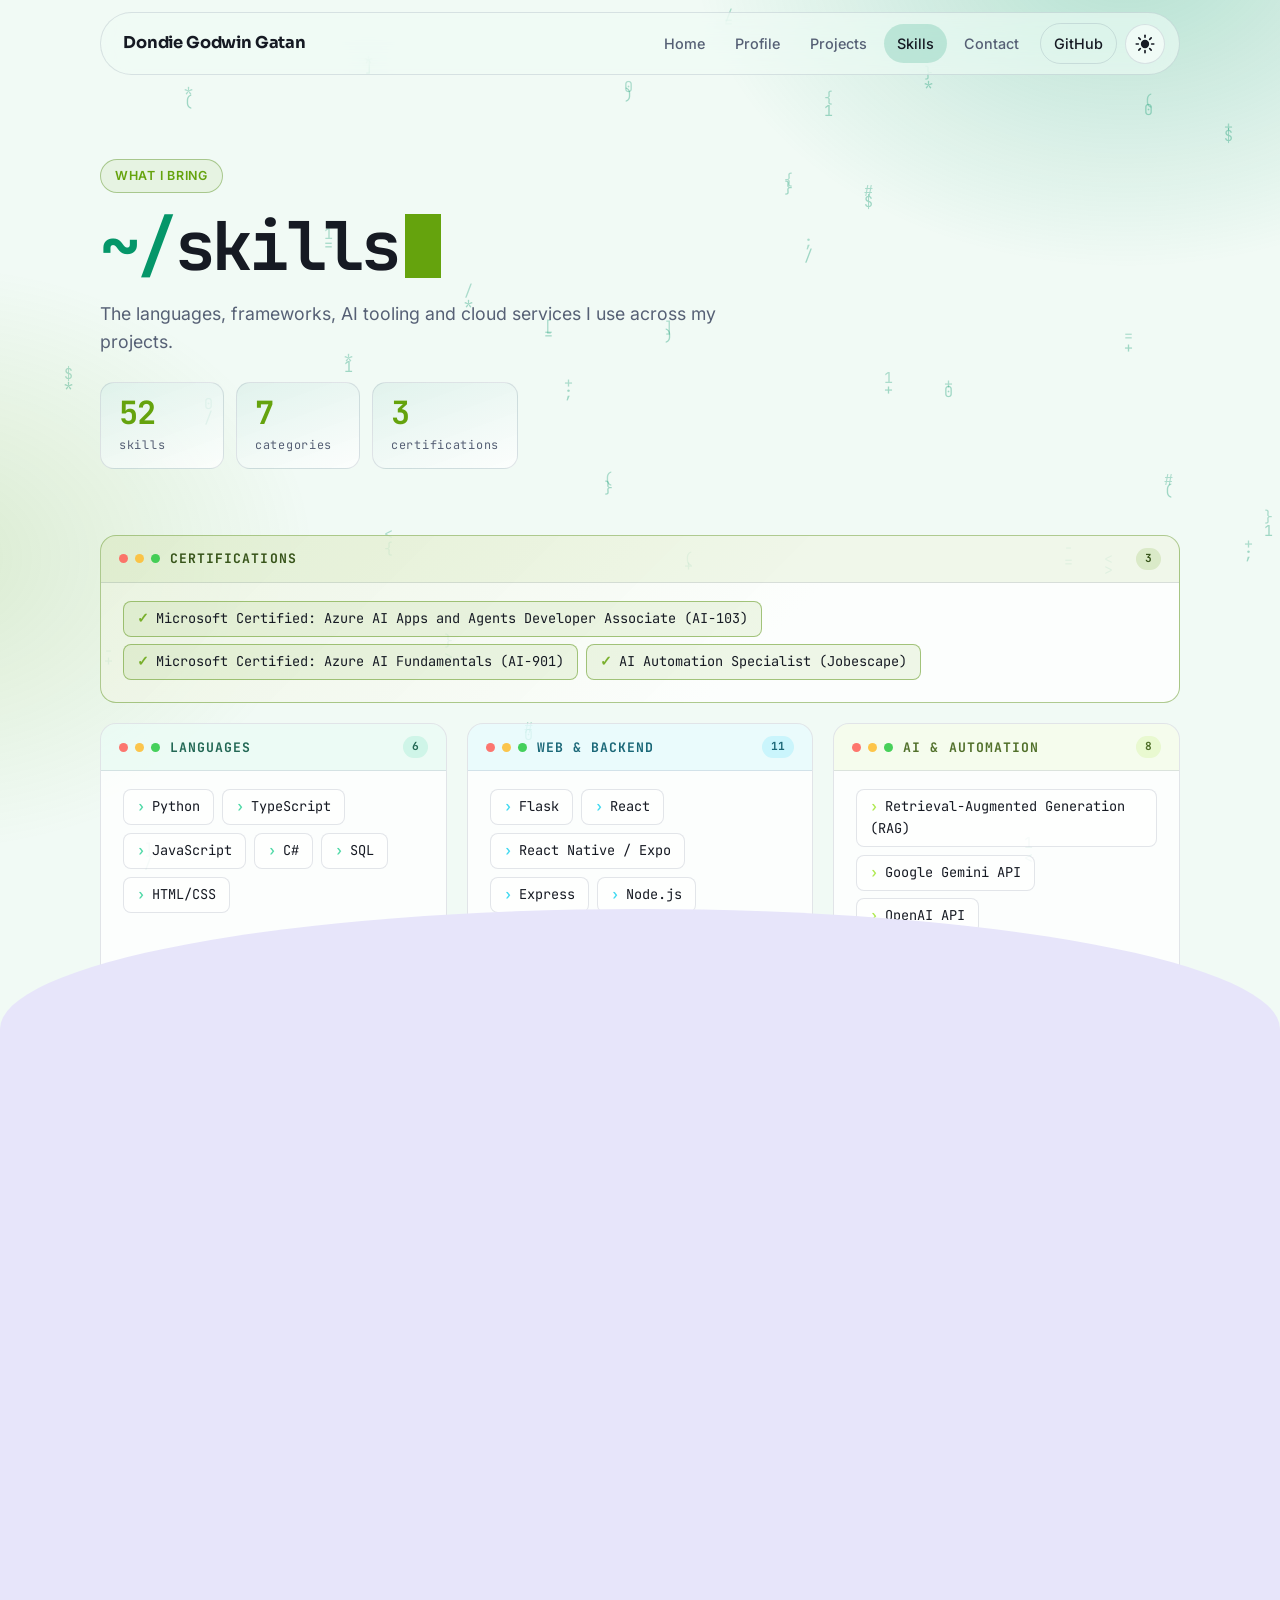
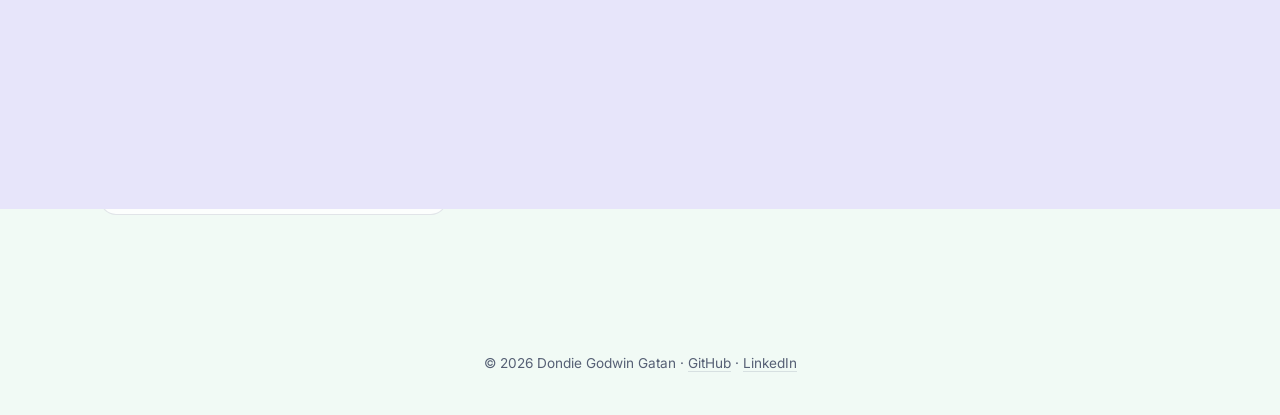
<file: skills.html>
<!DOCTYPE html>
<html lang="en">
<head>
<meta charset="UTF-8">
<meta name="viewport" content="width=device-width, initial-scale=1.0">
<title>Skills — Dondie Godwin Gatan</title>
<meta name="description" content="Languages, frameworks, AI tooling, data and cloud skills of Dondie Godwin Gatan.">
<meta property="og:title" content="Skills — Dondie Godwin Gatan">
<meta property="og:description" content="Languages, frameworks, AI tooling, data and cloud skills of Dondie Godwin Gatan.">
<meta property="og:type" content="website">
<meta property="og:url" content="https://dondiegatan.github.io/dondiegatan-portfolio/skills.html">
<meta property="og:image" content="https://dondiegatan.github.io/dondiegatan-portfolio/assets/og-image.png?v=2">
<meta property="og:image:width" content="1200">
<meta property="og:image:height" content="630">
<meta name="twitter:card" content="summary_large_image">
<meta name="twitter:title" content="Skills — Dondie Godwin Gatan">
<meta name="twitter:description" content="Languages, frameworks, AI tooling, data and cloud skills of Dondie Godwin Gatan.">
<meta name="twitter:image" content="https://dondiegatan.github.io/dondiegatan-portfolio/assets/og-image.png?v=2">
<script>(function(){var d=document.documentElement,t=null;try{t=localStorage.getItem('theme')}catch(e){}if(t!=='light'&&t!=='dark')t=null;if(t)d.setAttribute('data-theme',t);d.setAttribute('data-theme-effective',t||(window.matchMedia&&matchMedia('(prefers-color-scheme: light)').matches?'light':'dark'))})();</script>
<link rel="icon" href="data:image/svg+xml,<svg xmlns=%22http://www.w3.org/2000/svg%22 viewBox=%220 0 100 100%22><text y=%22.9em%22 font-size=%2290%22>👨‍💻</text></svg>">
<link rel="preload" href="assets/fonts/sora.woff2" as="font" type="font/woff2" crossorigin>
<link rel="preload" href="assets/fonts/inter.woff2" as="font" type="font/woff2" crossorigin>
<link rel="stylesheet" href="style.css">
<noscript><style>.loader,.curtain{display:none!important}.rise,.reveal{opacity:1!important;transform:none!important}</style></noscript>
</head>
<body data-page="skills">
<a class="skip" href="#main">Skip to content</a>
<div class="loader" data-style="center" aria-hidden="true"><div class="loader-panels"><i style="--d:2"></i><i style="--d:1"></i><i style="--d:0"></i><i style="--d:0"></i><i style="--d:1"></i><i style="--d:2"></i></div><div class="loader-inner"><svg class="loader-mark" viewBox="0 0 120 120" aria-hidden="true"><circle class="ring" cx="60" cy="60" r="52"/><circle class="ring2" cx="60" cy="60" r="40"/><text x="60" y="72" text-anchor="middle">DG</text></svg><div class="loader-label">Skills</div><div class="loader-bar"><i></i></div></div></div>
<div class="curtain" aria-hidden="true"></div>
<canvas id="bg" aria-hidden="true"></canvas>
<div class="bg-glow" aria-hidden="true"></div>
<div class="spotlight" aria-hidden="true"></div>
<div class="scroll-progress" id="scrollProgress"></div>

<header class="nav">
  <div class="nav-inner">
    <a href="index.html" class="nav-brand">Dondie Godwin Gatan</a>
    <nav class="nav-links" aria-label="Main">
      <a href="index.html">Home</a>
      <a href="about.html">Profile</a>
      <a href="projects.html">Projects</a>
      <a href="skills.html" aria-current="page">Skills</a>
      <a href="contact.html">Contact</a>
      <a href="https://github.com/DondieGatan" target="_blank" rel="noopener" class="nav-cta">GitHub</a>
    </nav>
    <button class="theme-toggle" id="themeToggle" type="button" aria-label="Switch to light theme" title="Switch theme">
      <svg viewBox="0 0 24 24" aria-hidden="true" focusable="false">
        <defs><mask id="tgMask"><rect width="24" height="24" fill="#fff"/><circle class="bite" cx="17.5" cy="6.5" r="6" fill="#000"/></mask></defs>
        <circle class="core" cx="12" cy="12" r="5" fill="currentColor" mask="url(#tgMask)"/>
        <g class="rays" stroke="currentColor" stroke-width="2" stroke-linecap="round">
          <line x1="12" y1="1.5" x2="12" y2="4" transform="rotate(0 12 12)"/><line x1="12" y1="1.5" x2="12" y2="4" transform="rotate(45 12 12)"/>
          <line x1="12" y1="1.5" x2="12" y2="4" transform="rotate(90 12 12)"/><line x1="12" y1="1.5" x2="12" y2="4" transform="rotate(135 12 12)"/>
          <line x1="12" y1="1.5" x2="12" y2="4" transform="rotate(180 12 12)"/><line x1="12" y1="1.5" x2="12" y2="4" transform="rotate(225 12 12)"/>
          <line x1="12" y1="1.5" x2="12" y2="4" transform="rotate(270 12 12)"/><line x1="12" y1="1.5" x2="12" y2="4" transform="rotate(315 12 12)"/>
        </g>
      </svg>
    </button>
  </div>
</header>

<main id="main">
  <section class="page-head">
    <div class="section-inner">
      <p class="eyebrow rise" style="--i:0">What I Bring</p>
      <h1 class="page-title rise" style="--i:1"><span class="prompt">~/</span>skills<span class="caret" aria-hidden="true"></span></h1>
      <p class="page-lede rise" style="--i:2">The languages, frameworks, AI tooling and cloud services I use across my projects.</p>
      <div class="skill-meta rise" style="--i:3"><span><b>52</b> skills</span><span><b>7</b> categories</span><span><b>3</b> certifications</span></div>
    </div>
  </section>

  <section class="section" style="padding-top:30px">
    <div class="section-inner">
      <h2 class="sr-only">Skills by category</h2>
      <div class="skills-grid">
        <div class="skill-group skill-cert reveal">
          <h3 data-count="3">Certifications</h3>
          <ul class="chips">
            <li class="chip" style="--k:1">Microsoft Certified: Azure AI Apps and Agents Developer Associate (AI-103)</li>
            <li class="chip" style="--k:2">Microsoft Certified: Azure AI Fundamentals (AI-901)</li>
            <li class="chip" style="--k:3">AI Automation Specialist (Jobescape)</li>
          </ul>
        </div>
        <div class="skill-group reveal">
          <h3 data-count="6">Languages</h3>
          <ul class="chips">
            <li class="chip" style="--k:4">Python</li>
            <li class="chip" style="--k:5">TypeScript</li>
            <li class="chip" style="--k:6">JavaScript</li>
            <li class="chip" style="--k:7">C#</li>
            <li class="chip" style="--k:8">SQL</li>
            <li class="chip" style="--k:9">HTML/CSS</li>
          </ul>
        </div>
        <div class="skill-group reveal">
          <h3 data-count="11">Web &amp; Backend</h3>
          <ul class="chips">
            <li class="chip" style="--k:10">Flask</li>
            <li class="chip" style="--k:11">React</li>
            <li class="chip" style="--k:12">React Native / Expo</li>
            <li class="chip" style="--k:13">Express</li>
            <li class="chip" style="--k:14">Node.js</li>
            <li class="chip" style="--k:15">ASP.NET Core MVC</li>
            <li class="chip" style="--k:16">REST API design</li>
            <li class="chip" style="--k:17">JWT &amp; session-based auth</li>
            <li class="chip" style="--k:18">Flask-Mail</li>
            <li class="chip" style="--k:19">Jinja2</li>
            <li class="chip" style="--k:20">Razor</li>
          </ul>
        </div>
        <div class="skill-group reveal">
          <h3 data-count="8">AI &amp; Automation</h3>
          <ul class="chips">
            <li class="chip" style="--k:21">Retrieval-Augmented Generation (RAG)</li>
            <li class="chip" style="--k:22">Google Gemini API</li>
            <li class="chip" style="--k:23">OpenAI API</li>
            <li class="chip" style="--k:24">sentence-transformers</li>
            <li class="chip" style="--k:25">Hugging Face</li>
            <li class="chip" style="--k:26">Azure AI</li>
            <li class="chip" style="--k:27">n8n workflows</li>
            <li class="chip" style="--k:28">Generative AI &amp; LLMs</li>
          </ul>
        </div>
        <div class="skill-group reveal">
          <h3 data-count="6">Data &amp; ML</h3>
          <ul class="chips">
            <li class="chip" style="--k:29">pandas</li>
            <li class="chip" style="--k:30">NumPy</li>
            <li class="chip" style="--k:31">scikit-learn</li>
            <li class="chip" style="--k:32">imbalanced-learn</li>
            <li class="chip" style="--k:33">NLTK</li>
            <li class="chip" style="--k:34">model evaluation (ROC-AUC, F1, precision/recall)</li>
          </ul>
        </div>
        <div class="skill-group reveal">
          <h3 data-count="8">Data &amp; Documents</h3>
          <ul class="chips">
            <li class="chip" style="--k:35">Postgres (psycopg)</li>
            <li class="chip" style="--k:36">SQL Server (pyodbc, Entity Framework Core)</li>
            <li class="chip" style="--k:37">SQLite</li>
            <li class="chip" style="--k:38">PyMuPDF</li>
            <li class="chip" style="--k:39">Tesseract OCR</li>
            <li class="chip" style="--k:40">CSV/JSON export</li>
            <li class="chip" style="--k:41">Microsoft Excel</li>
            <li class="chip" style="--k:42">Power BI</li>
          </ul>
        </div>
        <div class="skill-group reveal">
          <h3 data-count="5">Cloud &amp; DevOps</h3>
          <ul class="chips">
            <li class="chip" style="--k:43">Docker</li>
            <li class="chip" style="--k:44">GitHub Actions (CI/CD)</li>
            <li class="chip" style="--k:45">Render</li>
            <li class="chip" style="--k:46">Vercel</li>
            <li class="chip" style="--k:47">Neon Postgres</li>
          </ul>
        </div>
        <div class="skill-group reveal">
          <h3 data-count="5">Tools</h3>
          <ul class="chips">
            <li class="chip" style="--k:48">Git &amp; GitHub</li>
            <li class="chip" style="--k:49">Jupyter</li>
            <li class="chip" style="--k:50">VS Code</li>
            <li class="chip" style="--k:51">pytest &amp; Vitest (unit testing)</li>
            <li class="chip" style="--k:52">matplotlib/seaborn</li>
          </ul>
        </div>
      </div>
    </div>
  </section>
</main>

<footer class="footer">
  <p>&copy; 2026 Dondie Godwin Gatan &middot; <a href="https://github.com/DondieGatan" target="_blank" rel="noopener">GitHub</a> &middot; <a href="https://www.linkedin.com/in/dondie-godwin-gatan" target="_blank" rel="noopener">LinkedIn</a></p>
</footer>
<div class="toast" id="toast" role="status" aria-live="polite"></div>
<script src="site.js" defer></script>
</body>
</html>
</file>
<file: style.css>
/* Self-hosted fonts (Latin subset, variable weights): no render-blocking third-party request */
@font-face {
  font-family: 'Inter';
  font-style: normal;
  font-weight: 400 700;
  font-display: swap;
  src: url('assets/fonts/inter.woff2') format('woff2');
  unicode-range: U+0000-00FF, U+0131, U+0152-0153, U+02BB-02BC, U+02C6, U+02DA, U+02DC, U+0304, U+0308, U+0329, U+2000-206F, U+20AC, U+2122, U+2191, U+2193, U+2212, U+2215, U+FEFF, U+FFFD;
}
@font-face {
  font-family: 'JetBrains Mono';
  font-style: normal;
  font-weight: 400 700;
  font-display: swap;
  src: url('assets/fonts/jetbrains-mono.woff2') format('woff2');
  unicode-range: U+0000-00FF, U+0131, U+0152-0153, U+02BB-02BC, U+02C6, U+02DA, U+02DC, U+0304, U+0308, U+0329, U+2000-206F, U+20AC, U+2122, U+2191, U+2193, U+2212, U+2215, U+FEFF, U+FFFD;
}
@font-face {
  font-family: 'Playfair Display';
  font-style: italic;
  font-weight: 500 600;
  font-display: swap;
  src: url('assets/fonts/playfair-italic.woff2') format('woff2');
  unicode-range: U+0000-00FF, U+0131, U+0152-0153, U+02BB-02BC, U+02C6, U+02DA, U+02DC, U+0304, U+0308, U+0329, U+2000-206F, U+20AC, U+2122, U+2191, U+2193, U+2212, U+2215, U+FEFF, U+FFFD;
}
@font-face {
  font-family: 'Playfair Display';
  font-style: normal;
  font-weight: 500 600;
  font-display: swap;
  src: url('assets/fonts/playfair.woff2') format('woff2');
  unicode-range: U+0000-00FF, U+0131, U+0152-0153, U+02BB-02BC, U+02C6, U+02DA, U+02DC, U+0304, U+0308, U+0329, U+2000-206F, U+20AC, U+2122, U+2191, U+2193, U+2212, U+2215, U+FEFF, U+FFFD;
}
@font-face {
  font-family: 'Sora';
  font-style: normal;
  font-weight: 600 800;
  font-display: swap;
  src: url('assets/fonts/sora.woff2') format('woff2');
  unicode-range: U+0000-00FF, U+0131, U+0152-0153, U+02BB-02BC, U+02C6, U+02DA, U+02DC, U+0304, U+0308, U+0329, U+2000-206F, U+20AC, U+2122, U+2191, U+2193, U+2212, U+2215, U+FEFF, U+FFFD;
}

/* =========================================================
   Base tokens (each page overrides the accent via body[data-page])
   ========================================================= */
:root {
  --bg: #080b12;
  --bg-alt: #0c111b;
  --surface: rgba(18, 24, 36, 0.72);
  --surface-solid: #121824;
  --border: rgba(120, 140, 180, 0.18);
  --text: #eaeef7;
  --text-muted: #9aa6bd;
  --accent: #7c6cf6;
  --accent-2: #4fd1c5;
  --radius: 18px;
  --max-width: 1080px;
  --font-body: 'Inter', -apple-system, BlinkMacSystemFont, "Segoe UI", Roboto, Helvetica, Arial, sans-serif;
  --font-heading: 'Sora', var(--font-body);
  --font-serif: 'Playfair Display', Georgia, 'Times New Roman', serif;
  --font-mono: 'JetBrains Mono', ui-monospace, SFMono-Regular, Menlo, Consolas, monospace;
  --shadow-color: rgba(4, 6, 12, 0.6);
  --shadow-sm: 0 8px 20px -12px var(--shadow-color);
  --shadow-lg: 0 28px 56px -28px var(--shadow-color);
  --mx: 50vw;
  --my: 30vh;
  --loader-bg: color-mix(in srgb, var(--accent) 9%, var(--bg));
}

/* Light theme: follows the system unless the visitor picked a theme with the toggle */
@media (prefers-color-scheme: light) {
  :root:not([data-theme="dark"]) {
    --bg: #f5f6fb;
    --bg-alt: #ffffff;
    --surface: rgba(255, 255, 255, 0.78);
    --surface-solid: #ffffff;
    --border: rgba(60, 70, 110, 0.14);
    --text: #161a23;
    --text-muted: #566075;
    --accent: #5b3df0;
    --accent-2: #0e9488;
    --shadow-color: rgba(30, 34, 70, 0.16);
  }
}
:root[data-theme="light"] {
  --bg: #f5f6fb;
  --bg-alt: #ffffff;
  --surface: rgba(255, 255, 255, 0.78);
  --surface-solid: #ffffff;
  --border: rgba(60, 70, 110, 0.14);
  --text: #161a23;
  --text-muted: #566075;
  --accent: #5b3df0;
  --accent-2: #0e9488;
  --shadow-color: rgba(30, 34, 70, 0.16);
}
:root[data-theme="dark"] { color-scheme: dark; }
:root[data-theme="light"] { color-scheme: light; }

/* ---- Page themes: every page has its own palette ---- */
body[data-page="home"] { --accent: #7c6cf6; --accent-2: #4fd1c5; }

body[data-page="profile"] { --bg: #060a14; --bg-alt: #0a1020; --surface-solid: #0e1626; --accent: #3b82f6; --accent-2: #22d3ee; }
body[data-page="projects"] { --bg: #0d0906; --bg-alt: #140e09; --surface-solid: #1c140d; --surface: rgba(32, 22, 14, 0.74); --accent: #f97316; --accent-2: #fbbf24; }
body[data-page="skills"] { --bg: #06110e; --bg-alt: #09160f; --surface-solid: #0c1a14; --accent: #34d399; --accent-2: #a3e635; }
body[data-page="contact"] { --bg: #0c0a15; --bg-alt: #110d1d; --surface-solid: #161024; --accent: #a78bfa; --accent-2: #fb7185; }

@media (prefers-color-scheme: light) {
  :root:not([data-theme="dark"]) body[data-page="home"] { --accent: #5b3df0; --accent-2: #0e9488; }
  :root:not([data-theme="dark"]) body[data-page="profile"] { --bg: #f2f6fd; --bg-alt: #ffffff; --surface: rgba(255, 255, 255, 0.78); --surface-solid: #ffffff; --accent: #2563eb; --accent-2: #0891b2; }
  :root:not([data-theme="dark"]) body[data-page="projects"] { --bg: #fff8f1; --bg-alt: #ffffff; --surface: rgba(255, 255, 255, 0.78); --surface-solid: #ffffff; --accent: #ea580c; --accent-2: #d97706; }
  :root:not([data-theme="dark"]) body[data-page="skills"] { --bg: #f1faf5; --bg-alt: #ffffff; --surface: rgba(255, 255, 255, 0.78); --surface-solid: #ffffff; --accent: #059669; --accent-2: #65a30d; }
  :root:not([data-theme="dark"]) body[data-page="contact"] { --bg: #f7f4fd; --bg-alt: #ffffff; --surface: rgba(255, 255, 255, 0.78); --surface-solid: #ffffff; --accent: #7c3aed; --accent-2: #e11d48; }
}
:root[data-theme="light"] body[data-page="home"] { --accent: #5b3df0; --accent-2: #0e9488; }
:root[data-theme="light"] body[data-page="profile"] { --bg: #f2f6fd; --bg-alt: #ffffff; --surface: rgba(255, 255, 255, 0.78); --surface-solid: #ffffff; --accent: #2563eb; --accent-2: #0891b2; }
:root[data-theme="light"] body[data-page="projects"] { --bg: #fff8f1; --bg-alt: #ffffff; --surface: rgba(255, 255, 255, 0.78); --surface-solid: #ffffff; --accent: #ea580c; --accent-2: #d97706; }
:root[data-theme="light"] body[data-page="skills"] { --bg: #f1faf5; --bg-alt: #ffffff; --surface: rgba(255, 255, 255, 0.78); --surface-solid: #ffffff; --accent: #059669; --accent-2: #65a30d; }
:root[data-theme="light"] body[data-page="contact"] { --bg: #f7f4fd; --bg-alt: #ffffff; --surface: rgba(255, 255, 255, 0.78); --surface-solid: #ffffff; --accent: #7c3aed; --accent-2: #e11d48; }

* { box-sizing: border-box; }
html { scroll-behavior: smooth; scroll-padding-top: 90px; }

body {
  margin: 0;
  background: var(--bg);
  color: var(--text);
  font-family: var(--font-body);
  line-height: 1.6;
  overflow-x: hidden;
}

h1, h2, h3, h4, .nav-brand { font-family: var(--font-heading); }
a { color: inherit; }
img { max-width: 100%; display: block; }
::selection { background: color-mix(in srgb, var(--accent) 40%, transparent); }
:focus-visible { outline: 2px solid var(--accent-2); outline-offset: 3px; border-radius: 6px; }

.sr-only { position: absolute; width: 1px; height: 1px; margin: -1px; padding: 0; overflow: hidden; clip: rect(0, 0, 0, 0); white-space: nowrap; border: 0; }

.skip {
  position: fixed; left: 12px; top: -60px; z-index: 200;
  padding: 8px 14px; border-radius: 8px; background: var(--accent); color: #fff; text-decoration: none;
  transition: top 0.2s ease;
}
.skip:focus { top: 12px; }

/* =========================================================
   Loading animation (pure CSS, auto-hides even without JS)
   ========================================================= */
.loader { position: fixed; inset: 0; z-index: 100; pointer-events: none; animation: loaderGone 0s linear 1.9s forwards; }
@keyframes loaderGone { to { visibility: hidden; } }

.loader-inner {
  position: absolute; inset: 0; z-index: 3;
  display: flex; flex-direction: column; align-items: center; justify-content: center; gap: 20px;
  animation: innerOut 0.3s ease 0.75s forwards;
}
@keyframes innerOut { to { opacity: 0; transform: scale(0.92); } }

.loader-mark { width: 104px; height: 104px; overflow: visible; }
.loader-mark circle { fill: none; stroke-linecap: round; }
.loader-mark .ring { stroke: var(--accent); stroke-width: 3; stroke-dasharray: 327; stroke-dashoffset: 327; transform-origin: 60px 60px; transform: rotate(-90deg); animation: ringDraw 0.7s cubic-bezier(.6, .1, .2, 1) 0.05s forwards; }
.loader-mark .ring2 { stroke: var(--accent-2); stroke-width: 2; opacity: 0.8; stroke-dasharray: 251; stroke-dashoffset: -251; transform-origin: 60px 60px; transform: rotate(-90deg); animation: ringDraw2 0.75s cubic-bezier(.6, .1, .2, 1) 0.1s forwards; }
.loader-mark text { fill: var(--text); font-family: var(--font-heading); font-weight: 700; font-size: 34px; letter-spacing: 0.02em; opacity: 0; animation: markIn 0.4s ease 0.25s forwards; }
@keyframes ringDraw { to { stroke-dashoffset: 0; } }
@keyframes ringDraw2 { to { stroke-dashoffset: 0; } }
@keyframes markIn { from { opacity: 0; transform: translateY(6px); } to { opacity: 1; transform: none; } }

.loader-label { font-weight: 600; font-size: 0.78rem; letter-spacing: 0.34em; text-transform: uppercase; color: var(--text-muted); opacity: 0; animation: markIn 0.4s ease 0.3s forwards; }
.loader-bar { width: 170px; height: 2px; border-radius: 2px; background: var(--border); overflow: hidden; }
.loader-bar i { display: block; height: 100%; width: 0; background: linear-gradient(90deg, var(--accent), var(--accent-2)); animation: barFill 0.7s cubic-bezier(.5, 0, .2, 1) 0.05s forwards; }
@keyframes barFill { to { width: 100%; } }

.loader-panels { position: absolute; inset: 0; display: flex; }
.loader-panels i { flex: 1; margin-right: -1px; background: var(--loader-bg); animation: stripUp 0.7s cubic-bezier(.7, 0, .2, 1) forwards; animation-delay: calc(0.75s + var(--d, 0) * 75ms); }
@keyframes stripUp { to { transform: translateY(-101%); } }

/* Home: strips lift from left to right */
/* Skills: strips lift from the centre outward (delays set in markup) */
/* Projects: horizontal shutters sliding in alternating directions */
.loader[data-style="shutters"] .loader-panels { flex-direction: column; }
.loader[data-style="shutters"] .loader-panels i { margin: 0 0 -1px; animation-name: shutterL; }
.loader[data-style="shutters"] .loader-panels i:nth-child(even) { animation-name: shutterR; }
@keyframes shutterL { to { transform: translateX(-101%); } }
@keyframes shutterR { to { transform: translateX(101%); } }

/* Profile: iris closing to the centre */
.loader-iris { position: absolute; inset: 0; background: var(--loader-bg); animation: iris 0.8s cubic-bezier(.7, 0, .2, 1) 0.75s forwards; }
@keyframes iris { from { clip-path: circle(150% at 50% 50%); } to { clip-path: circle(0% at 50% 50%); } }

/* Contact: curved curtain rising up */
.loader-curtain { position: absolute; inset: -6% 0 0 0; background: var(--loader-bg); border-radius: 0 0 50% 50% / 0 0 150px 150px; animation: curtainUp 0.8s cubic-bezier(.7, 0, .2, 1) 0.75s forwards; }
@keyframes curtainUp { to { transform: translateY(-125%); } }

/* Curtain used when leaving a page */
.curtain {
  position: fixed; inset: 0; z-index: 90; pointer-events: none;
  background: var(--loader-bg);
  transform: translateY(101%);
  transition: transform 0.45s cubic-bezier(.7, 0, .2, 1);
  border-radius: 50% 50% 0 0 / 120px 120px 0 0;
}
html.leaving .curtain { transform: none; pointer-events: all; border-radius: 0; }

/* Content entrance: begins once the loader has opened */
.rise { opacity: 0; transform: translateY(24px); }
html.loaded .rise { animation: rise 0.85s cubic-bezier(.2, .7, .2, 1) both; animation-delay: calc(var(--i, 0) * 90ms); }
@keyframes rise { from { opacity: 0; transform: translateY(24px); } to { opacity: 1; transform: none; } }

/* =========================================================
   Background layers
   ========================================================= */
#bg { position: fixed; inset: 0; width: 100%; height: 100%; z-index: 0; pointer-events: none; }

.bg-glow {
  position: fixed; inset: 0; z-index: 0; pointer-events: none;
  background:
    radial-gradient(620px 460px at 88% -6%, color-mix(in srgb, var(--accent) 26%, transparent), transparent 70%),
    radial-gradient(560px 420px at -6% 62%, color-mix(in srgb, var(--accent-2) 16%, transparent), transparent 70%);
  animation: drift 18s ease-in-out infinite alternate;
}
@keyframes drift { from { transform: translate3d(0, 0, 0) scale(1); } to { transform: translate3d(-24px, 18px, 0) scale(1.06); } }

/* Profile: slow aurora blobs instead of particles */
body[data-page="profile"] .bg-glow { animation: none; background: none; overflow: hidden; }
body[data-page="profile"] .bg-glow::before,
body[data-page="profile"] .bg-glow::after {
  content: ""; position: absolute; border-radius: 50%; filter: blur(70px); opacity: 0.55;
}
body[data-page="profile"] .bg-glow::before { width: 520px; height: 520px; left: -120px; top: 8%; background: color-mix(in srgb, var(--accent) 55%, transparent); animation: aurora1 20s ease-in-out infinite alternate; }
body[data-page="profile"] .bg-glow::after { width: 460px; height: 460px; right: -100px; top: 38%; background: color-mix(in srgb, var(--accent-2) 42%, transparent); animation: aurora2 24s ease-in-out infinite alternate; }
@keyframes aurora1 { from { transform: translate(0, 0) scale(1); } to { transform: translate(160px, 120px) scale(1.18); } }
@keyframes aurora2 { from { transform: translate(0, 0) scale(1); } to { transform: translate(-180px, -90px) scale(1.12); } }

.spotlight {
  position: fixed; inset: 0; z-index: 0; pointer-events: none; opacity: 0; transition: opacity 0.5s ease;
  background: radial-gradient(420px circle at var(--mx) var(--my), color-mix(in srgb, var(--accent) 16%, transparent), transparent 65%);
}
.has-pointer .spotlight { opacity: 1; }

.nav, main, .footer { position: relative; z-index: 1; }

.scroll-progress { position: fixed; top: 0; left: 0; height: 3px; width: 0%; background: linear-gradient(90deg, var(--accent), var(--accent-2)); z-index: 50; }

/* =========================================================
   Nav
   ========================================================= */
.nav { position: sticky; top: 12px; z-index: 20; padding: 0 16px; }

.nav-inner {
  max-width: var(--max-width); margin: 0 auto; padding: 10px 14px 10px 22px;
  display: flex; align-items: center; justify-content: space-between;
  border: 1px solid var(--border); border-radius: 999px;
  background: color-mix(in srgb, var(--bg) 62%, transparent);
  backdrop-filter: blur(14px) saturate(140%); -webkit-backdrop-filter: blur(14px) saturate(140%);
  transition: box-shadow 0.25s ease, border-color 0.25s ease;
}
.nav.scrolled .nav-inner { box-shadow: var(--shadow-sm); border-color: color-mix(in srgb, var(--accent) 28%, var(--border)); }
.nav-brand { font-weight: 700; text-decoration: none; font-size: 1.02rem; letter-spacing: -0.01em; }
.nav-links { display: flex; align-items: center; gap: 4px; margin-left: auto; }
.nav-links a {
  position: relative; text-decoration: none; color: var(--text-muted);
  font-size: 0.9rem; font-weight: 500; padding: 8px 13px; border-radius: 999px;
  transition: color 0.2s ease, background 0.2s ease;
}
.nav-links a:hover { color: var(--text); background: color-mix(in srgb, var(--accent) 12%, transparent); }
.nav-links a[aria-current="page"] { color: var(--text); background: color-mix(in srgb, var(--accent) 18%, transparent); }
.nav-links a.nav-cta { margin-left: 4px; border: 1px solid var(--border); color: var(--text); }
.nav-links a.nav-cta:hover { border-color: var(--accent); }

/* =========================================================
   Shared components
   ========================================================= */
.section { padding: 84px 24px; }
.section-alt { background: color-mix(in srgb, var(--bg-alt) 55%, transparent); border-top: 1px solid var(--border); border-bottom: 1px solid var(--border); }
.section-inner { max-width: var(--max-width); margin: 0 auto; }
.page-head { padding: 96px 24px 36px; }

.eyebrow {
  display: inline-block; color: var(--accent-2); font-weight: 600; letter-spacing: 0.06em; text-transform: uppercase;
  font-size: 0.78rem; margin: 0 0 18px; padding: 6px 14px;
  border: 1px solid color-mix(in srgb, var(--accent-2) 35%, var(--border)); border-radius: 999px;
  background: color-mix(in srgb, var(--accent-2) 8%, transparent);
}
.section-eyebrow { color: var(--accent-2); font-weight: 600; letter-spacing: 0.06em; text-transform: uppercase; font-size: 0.78rem; margin: 0 0 10px; }
.section-title { position: relative; font-size: clamp(1.5rem, 3vw, 2rem); letter-spacing: -0.02em; margin: 0 0 30px; padding-bottom: 16px; }
.section-title::after { content: ""; position: absolute; left: 0; bottom: 0; width: 46px; height: 3px; border-radius: 999px; background: linear-gradient(90deg, var(--accent), var(--accent-2)); transition: width 0.4s ease; }
.section-inner:hover .section-title::after { width: 84px; }

.page-title { font-size: clamp(2.3rem, 6vw, 4.2rem); line-height: 1.05; letter-spacing: -0.03em; margin: 0 0 18px; }
.page-lede { color: var(--text-muted); font-size: 1.1rem; max-width: 620px; margin: 0; }

.grad { background: linear-gradient(100deg, var(--accent), var(--accent-2), var(--accent)); background-size: 220% 100%; -webkit-background-clip: text; background-clip: text; color: transparent; animation: sheen 7s linear infinite; }
@keyframes sheen { to { background-position: -220% 0; } }

/* Scroll-reveal */
.reveal { opacity: 0; transform: translateY(26px); transition: opacity 0.7s ease, transform 0.7s cubic-bezier(.2, .7, .2, 1); }
.reveal.is-visible { opacity: 1; transform: none; }

/* Buttons */
.btn {
  position: relative; overflow: hidden; display: inline-block; padding: 12px 22px; border-radius: 12px;
  font-weight: 600; font-size: 0.95rem; text-decoration: none; cursor: pointer; font-family: inherit;
  transition: transform 0.2s ease, box-shadow 0.25s ease, border-color 0.2s ease, background 0.2s ease;
}
.btn::after { content: ""; position: absolute; top: 0; left: -70%; width: 45%; height: 100%; background: linear-gradient(100deg, transparent, rgba(255, 255, 255, 0.28), transparent); transform: skewX(-20deg); transition: left 0.6s ease; pointer-events: none; }
.btn:hover::after { left: 130%; }
.btn:hover { transform: translateY(-2px); }
.btn:active { transform: translateY(0); }
.btn-primary { background: linear-gradient(135deg, var(--accent), color-mix(in srgb, var(--accent) 50%, var(--accent-2))); color: #fff !important; border: 0; box-shadow: 0 12px 26px -14px color-mix(in srgb, var(--accent) 75%, transparent); }
.btn-primary:hover { box-shadow: 0 16px 34px -12px color-mix(in srgb, var(--accent) 90%, transparent); }
.btn-ghost { border: 1px solid var(--border); color: var(--text) !important; background: color-mix(in srgb, var(--surface-solid) 40%, transparent); }
.btn-ghost:hover { border-color: var(--accent); background: color-mix(in srgb, var(--accent) 10%, transparent); }
.btn-small { padding: 8px 16px; font-size: 0.85rem; border: 1px solid var(--border); color: var(--text) !important; border-radius: 10px; }
.btn-small:hover { border-color: var(--accent); }
.btn-small.btn-primary { border-color: transparent; }

/* Glow-on-hover surfaces */
.project, .skill-group, .stat, .explore-card, .link-card, .tl-card, .cert, .fact-card { --x: 50%; --y: 50%; position: relative; overflow: hidden; }
.project::before, .skill-group::before, .stat::before, .explore-card::before, .link-card::before, .tl-card::before, .cert::before, .fact-card::before {
  content: ""; position: absolute; inset: 0; border-radius: inherit; pointer-events: none; opacity: 0; transition: opacity 0.35s ease;
  background: radial-gradient(360px circle at var(--x) var(--y), color-mix(in srgb, var(--accent) 17%, transparent), transparent 60%);
}
.project:hover::before, .skill-group:hover::before, .stat:hover::before, .explore-card:hover::before, .link-card:hover::before, .tl-card:hover::before, .cert:hover::before, .fact-card:hover::before { opacity: 1; }

/* Footer */
.footer { text-align: center; padding: 34px 24px 40px; color: var(--text-muted); font-size: 0.85rem; }
.footer p { margin: 0 0 6px; }
.footer p:last-child { margin-bottom: 0; }
.footer a { text-decoration: none; border-bottom: 1px solid var(--border); }
.footer a:hover { color: var(--text); border-color: var(--accent); }
.footer-note { opacity: 0.7; font-size: 0.8rem; }

/* =========================================================
   HOME
   ========================================================= */
.hero { position: relative; padding: 110px 24px 70px; }
.hero-inner { max-width: var(--max-width); margin: 0 auto; }
.hero h1 { font-size: clamp(2.1rem, 5.2vw, 3.7rem); line-height: 1.1; letter-spacing: -0.025em; margin: 0 0 24px; max-width: 860px; }
.hero-sub { color: var(--text-muted); font-size: 1.06rem; max-width: 660px; margin: 0 0 16px; }
.hero-education { color: var(--text-muted); font-size: 0.92rem; max-width: 660px; margin: 0 0 30px; }
.hero-actions { display: flex; gap: 12px; flex-wrap: wrap; margin-bottom: 44px; }

.stats { list-style: none; margin: 0; padding: 0; display: grid; grid-template-columns: repeat(auto-fit, minmax(190px, 1fr)); gap: 14px; max-width: 760px; }
.stat { padding: 18px 20px; border: 1px solid var(--border); border-radius: 16px; background: var(--surface); display: flex; flex-direction: column; gap: 2px; transition: transform 0.3s ease, border-color 0.3s ease; }
.stat strong { font-family: var(--font-heading); font-size: 1.7rem; letter-spacing: -0.02em; line-height: 1.15; }
.stat span { color: var(--text-muted); font-size: 0.85rem; }
.stat:hover { transform: translateY(-4px); border-color: color-mix(in srgb, var(--accent) 45%, var(--border)); }

.explore-grid { display: grid; grid-template-columns: repeat(auto-fit, minmax(240px, 1fr)); gap: 18px; }
.explore-card {
  display: flex; flex-direction: column; gap: 6px; padding: 26px 24px 22px; min-height: 210px;
  text-decoration: none; border: 1px solid var(--border); border-radius: 20px; background: var(--surface);
  transition: transform 0.35s cubic-bezier(.2, .7, .2, 1), border-color 0.3s ease, box-shadow 0.3s ease;
}
.explore-card::after {
  content: ""; position: absolute; left: 0; right: 0; bottom: 0; height: 3px;
  background: linear-gradient(90deg, var(--c1), var(--c2)); transform: scaleX(0.2); transform-origin: left; transition: transform 0.45s ease;
}
.explore-card:hover { transform: translateY(-6px); border-color: color-mix(in srgb, var(--c1) 55%, var(--border)); box-shadow: var(--shadow-lg); }
.explore-card:hover::after { transform: scaleX(1); }
.explore-no { font-family: var(--font-mono); font-size: 0.8rem; color: var(--c1); letter-spacing: 0.1em; }
.explore-card h3 { margin: 4px 0 0; font-size: 1.4rem; letter-spacing: -0.015em; }
.explore-card p { margin: 0; color: var(--text-muted); font-size: 0.93rem; flex: 1; }
.explore-arrow { font-size: 1.4rem; color: var(--c1); transition: transform 0.3s ease; align-self: flex-start; }
.explore-card:hover .explore-arrow { transform: translateX(8px); }

/* =========================================================
   PROFILE  (warm, editorial)
   ========================================================= */
body[data-page="profile"] .page-title { font-family: var(--font-serif); font-weight: 600; letter-spacing: -0.02em; }
body[data-page="profile"] .page-title em { font-style: italic; color: var(--accent); }

.profile-layout { max-width: var(--max-width); margin: 0 auto; padding: 0 24px 90px; display: grid; grid-template-columns: 320px 1fr; gap: 48px; align-items: start; }
.profile-side { position: sticky; top: 96px; display: flex; flex-direction: column; gap: 18px; }

.avatar { position: relative; width: 190px; height: 190px; margin: 0 auto 4px; }
.avatar-ring { position: absolute; inset: -8px; border-radius: 50%; background: conic-gradient(from 0deg, var(--accent), var(--accent-2), var(--accent)); animation: spin 9s linear infinite; -webkit-mask: radial-gradient(farthest-side, transparent calc(100% - 4px), #000 calc(100% - 3px)); mask: radial-gradient(farthest-side, transparent calc(100% - 4px), #000 calc(100% - 3px)); }
@keyframes spin { to { transform: rotate(360deg); } }
.avatar-inner { position: absolute; inset: 0; border-radius: 50%; overflow: hidden; display: grid; place-items: center; background: radial-gradient(circle at 30% 25%, color-mix(in srgb, var(--accent) 45%, var(--surface-solid)), var(--surface-solid)); border: 1px solid var(--border); }
.avatar-mono { font-family: var(--font-serif); font-size: 3.4rem; font-weight: 600; letter-spacing: 0.02em; }
.avatar-inner img { position: absolute; inset: 0; width: 100%; height: 100%; object-fit: cover; }

.side-name { text-align: center; }
.side-name h2 { font-family: var(--font-serif); font-size: 1.5rem; margin: 0 0 4px; }
.side-name p { margin: 0; color: var(--text-muted); font-size: 0.9rem; }

.fact-card { padding: 18px 20px; border: 1px solid var(--border); border-radius: 18px; background: var(--surface); }
.fact-list { list-style: none; margin: 0; padding: 0; display: grid; gap: 12px; position: relative; }
.fact-list li { display: grid; gap: 1px; font-size: 0.9rem; }
.fact-list b { font-size: 0.7rem; letter-spacing: 0.1em; text-transform: uppercase; color: var(--accent-2); font-weight: 600; }
.fact-list span { color: var(--text); }

.profile-main { display: grid; gap: 54px; min-width: 0; }
.lead { font-family: var(--font-serif); font-size: clamp(1.25rem, 2.2vw, 1.6rem); line-height: 1.5; margin: 0 0 18px; }
.about-list { margin: 0 0 18px; padding-left: 20px; color: var(--text-muted); }
.about-list li { margin-bottom: 8px; }
.about-list li::marker { color: var(--accent); }
.about-p { color: var(--text-muted); margin: 0 0 12px; }

.timeline { position: relative; display: grid; gap: 22px; padding-left: 30px; }
.timeline::before { content: ""; position: absolute; left: 9px; top: 6px; bottom: 6px; width: 2px; background: linear-gradient(var(--accent), var(--accent-2), transparent); transform-origin: top; animation: lineGrow 1.4s ease 0.2s both; border-radius: 2px; }
@keyframes lineGrow { from { transform: scaleY(0); } to { transform: scaleY(1); } }
.tl-item { position: relative; }
.tl-item::before { content: ""; position: absolute; left: -29px; top: 22px; width: 12px; height: 12px; border-radius: 50%; background: var(--bg); border: 3px solid var(--accent); transition: transform 0.3s ease, background 0.3s ease; }
.tl-item:hover::before { transform: scale(1.35); background: var(--accent); }
.tl-card { padding: 22px 24px; border: 1px solid var(--border); border-radius: 18px; background: var(--surface); transition: transform 0.3s ease, border-color 0.3s ease; }
.tl-card:hover { transform: translateX(6px); border-color: color-mix(in srgb, var(--accent) 45%, var(--border)); }
.tl-when { font-family: var(--font-mono); font-size: 0.74rem; letter-spacing: 0.08em; text-transform: uppercase; color: var(--accent-2); margin: 0 0 6px; }
.tl-card h3 { margin: 0 0 2px; font-size: 1.12rem; }
.tl-org { margin: 0 0 10px; color: var(--text-muted); font-size: 0.92rem; }
.tl-card p { margin: 0 0 8px; color: var(--text-muted); font-size: 0.93rem; }
.tl-card ul { margin: 8px 0 0; padding-left: 18px; color: var(--text-muted); font-size: 0.92rem; }
.tl-card li { margin-bottom: 6px; }
.tl-card li::marker { color: var(--accent); }
.tl-card a { color: var(--accent-2); }

.cert-grid { display: grid; grid-template-columns: repeat(auto-fit, minmax(250px, 1fr)); gap: 14px; }
.cert { padding: 20px; border: 1px solid var(--border); border-radius: 16px; background: var(--surface); transition: transform 0.3s ease, border-color 0.3s ease; }
.cert:hover { transform: translateY(-5px) rotate(-0.4deg); border-color: color-mix(in srgb, var(--accent-2) 55%, var(--border)); }
.cert h3 { margin: 0 0 4px; font-size: 1rem; line-height: 1.35; }
.cert p { margin: 0; color: var(--text-muted); font-size: 0.85rem; }
.cert .tl-when { margin-bottom: 8px; }

/* =========================================================
   PROJECTS  (blueprint / cyan)
   ========================================================= */
.mono { font-family: var(--font-mono); }
body[data-page="projects"] .page-title { font-weight: 800; }

.filters { display: flex; flex-wrap: wrap; gap: 10px; margin: 26px 0 0; }
.filter {
  font-family: var(--font-mono); font-size: 0.8rem; letter-spacing: 0.04em; cursor: pointer;
  padding: 8px 16px; border-radius: 999px; border: 1px solid var(--border); background: transparent; color: var(--text-muted);
  transition: color 0.2s ease, border-color 0.2s ease, background 0.2s ease, transform 0.2s ease;
}
.filter span { opacity: 0.6; margin-left: 6px; }
.filter:hover { color: var(--text); border-color: var(--accent); transform: translateY(-2px); }
.filter.is-active { color: #fff; border-color: transparent; background: linear-gradient(135deg, var(--accent), var(--accent-2)); }

.project[hidden] { display: none; }
.project {
  background: var(--surface); border: 1px solid var(--border); border-radius: var(--radius);
  padding: 24px 24px 22px 28px; margin-bottom: 22px;
  transition: transform 0.3s ease, box-shadow 0.3s ease, border-color 0.3s ease;
}
.project::after { content: ""; position: absolute; left: 0; top: 0; bottom: 0; width: 4px; background: linear-gradient(var(--accent), var(--accent-2)); opacity: 0.55; transition: opacity 0.3s ease, width 0.3s ease; }
.project:hover::after { opacity: 1; width: 6px; }
.project.featured { border-color: color-mix(in srgb, var(--accent) 38%, var(--border)); }
.project:hover { transform: translateY(-4px); box-shadow: var(--shadow-lg); border-color: color-mix(in srgb, var(--accent) 50%, var(--border)); }

.project-no {
  position: absolute; right: 22px; top: 6px; font-family: var(--font-mono); font-weight: 700; font-size: 4.4rem; line-height: 1;
  color: transparent; -webkit-text-stroke: 1px color-mix(in srgb, var(--accent) 38%, transparent); opacity: 0.55; pointer-events: none; transition: opacity 0.3s ease, transform 0.4s ease;
}
.project:hover .project-no { opacity: 1; transform: translateY(-4px); }

.project-top { position: relative; display: grid; grid-template-columns: 380px 1fr; gap: 30px; align-items: center; }
.project-thumb { position: relative; aspect-ratio: 16 / 10; border-radius: 12px; overflow: hidden; border: 1px solid var(--border); background: var(--surface-solid); }
.project-thumb img { width: 100%; height: 100%; object-fit: cover; object-position: top; transition: transform 0.7s cubic-bezier(.2, .7, .2, 1); }
.project-thumb::after { content: ""; position: absolute; left: 0; right: 0; top: -40%; height: 40%; background: linear-gradient(180deg, transparent, color-mix(in srgb, var(--accent) 35%, transparent), transparent); opacity: 0; }
.project:hover .project-thumb img { transform: scale(1.08); }
.project:hover .project-thumb::after { opacity: 1; animation: scan 1.6s linear infinite; }
@keyframes scan { from { transform: translateY(0); } to { transform: translateY(420%); } }

.featured-badge { display: inline-block; margin-bottom: 8px; padding: 3px 10px; border-radius: 999px; font-size: 0.68rem; font-weight: 700; letter-spacing: 0.05em; text-transform: uppercase; color: #fff; background: linear-gradient(135deg, var(--accent), var(--accent-2)); }
.project h3 { margin: 0 0 4px; font-size: 1.4rem; letter-spacing: -0.015em; }
.project-tagline { margin: 0 0 12px; color: var(--accent); font-size: 0.9rem; font-weight: 500; }
.project-lede { margin: 0 0 14px; color: var(--text-muted); font-size: 0.97rem; max-width: 600px; }
.project-stack { display: flex; flex-wrap: wrap; gap: 7px; margin-bottom: 18px; }
.tag { background: color-mix(in srgb, var(--accent) 13%, transparent); color: color-mix(in srgb, var(--accent) 75%, var(--text)); border: 1px solid color-mix(in srgb, var(--accent) 20%, transparent); border-radius: 999px; padding: 4px 11px; font-size: 0.75rem; font-weight: 600; transition: transform 0.2s ease, background 0.2s ease, border-color 0.2s ease; }
.tag:hover { transform: translateY(-2px); background: color-mix(in srgb, var(--accent) 24%, transparent); border-color: color-mix(in srgb, var(--accent) 45%, transparent); }
.project-actions, .project-links { display: flex; gap: 10px; flex-wrap: wrap; }

.project-more { margin-top: 20px; border-top: 1px solid var(--border); padding-top: 14px; }
.project-more summary {
  list-style: none; cursor: pointer; display: inline-flex; align-items: center; gap: 10px; padding: 8px 16px;
  border: 1px solid var(--border); border-radius: 999px; font-size: 0.85rem; font-weight: 600; color: var(--text); user-select: none;
  transition: border-color 0.2s ease, background 0.2s ease;
}
.project-more summary::-webkit-details-marker { display: none; }
.project-more summary::after { content: ""; width: 7px; height: 7px; border-right: 2px solid var(--accent-2); border-bottom: 2px solid var(--accent-2); transform: rotate(45deg) translateY(-2px); transition: transform 0.3s ease; }
.project-more[open] summary::after { transform: rotate(-135deg) translateY(-2px); }
.project-more summary:hover { border-color: var(--accent); background: color-mix(in srgb, var(--accent) 10%, transparent); }
.project-more .when-open { display: none; }
.project-more[open] .when-open { display: inline; }
.project-more[open] .when-closed { display: none; }
.project-more-body { padding-top: 20px; animation: rise 0.5s ease both; }
.project-desc { color: var(--text-muted); margin: 0 0 24px; max-width: 800px; }
.project-gallery { display: grid; grid-template-columns: repeat(auto-fit, minmax(220px, 1fr)); gap: 14px; margin-bottom: 26px; }
.project-gallery figure { margin: 0; border: 1px solid var(--border); border-radius: 12px; overflow: hidden; background: var(--surface-solid); transition: transform 0.3s ease, border-color 0.3s ease, box-shadow 0.3s ease; }
.project-gallery figure:hover { transform: translateY(-4px); border-color: color-mix(in srgb, var(--accent) 50%, var(--border)); box-shadow: var(--shadow-sm); }
.project-gallery img { width: 100%; height: 160px; object-fit: cover; object-position: top; transition: transform 0.6s ease; }
.project-gallery figure:hover img { transform: scale(1.07); }
.project-gallery figcaption { padding: 8px 12px; font-size: 0.78rem; color: var(--text-muted); border-top: 1px solid var(--border); }
.project-features { margin: 0; padding-left: 20px; color: var(--text-muted); font-size: 0.94rem; }
.project-features li { margin-bottom: 8px; }
.project-features li::marker { color: var(--accent-2); }
code { font-size: 0.88em; padding: 1px 6px; border-radius: 6px; background: color-mix(in srgb, var(--accent) 12%, transparent); }

/* =========================================================
   SKILLS  (terminal / green)
   ========================================================= */
body[data-page="skills"] .page-title { font-family: var(--font-mono); font-weight: 700; letter-spacing: -0.04em; }
.prompt { color: var(--accent); }
.caret { display: inline-block; width: 0.55em; height: 0.95em; margin-left: 6px; background: var(--accent-2); vertical-align: -0.12em; animation: blink 1s steps(1) infinite; }
@keyframes blink { 50% { opacity: 0; } }
.skill-meta { font-family: var(--font-mono); font-size: 0.85rem; color: var(--text-muted); margin-top: 18px; display: flex; flex-wrap: wrap; gap: 8px 22px; }
.skill-meta b { color: var(--accent-2); font-weight: 700; }

.skills-grid { display: grid; grid-template-columns: repeat(auto-fit, minmax(300px, 1fr)); gap: 18px; padding: 0 0 20px; }
.skill-group { padding: 22px; border: 1px solid var(--border); border-radius: 14px; background: var(--surface); transition: transform 0.3s ease, border-color 0.3s ease, box-shadow 0.3s ease; }
.skill-group:hover { transform: translateY(-4px); border-color: color-mix(in srgb, var(--accent) 50%, var(--border)); box-shadow: var(--shadow-sm); }
.skill-group h3 { position: relative; margin: 0 0 14px; font-family: var(--font-mono); font-size: 0.82rem; letter-spacing: 0.06em; text-transform: uppercase; color: var(--accent); }
.skill-group h3::before { content: "// "; opacity: 0.55; }
.chips { position: relative; list-style: none; margin: 0; padding: 0; display: flex; flex-wrap: wrap; gap: 8px; }
.chip { padding: 6px 13px; border: 1px solid var(--border); border-radius: 8px; font-size: 0.85rem; font-family: var(--font-mono); color: var(--text); background: color-mix(in srgb, var(--surface-solid) 55%, transparent); transition: transform 0.2s ease, border-color 0.2s ease, background 0.2s ease, box-shadow 0.2s ease; cursor: default; }
.chip:hover { transform: translateY(-3px); border-color: var(--accent); background: color-mix(in srgb, var(--accent) 14%, transparent); box-shadow: 0 8px 18px -10px color-mix(in srgb, var(--accent) 80%, transparent); }
.skill-cert { grid-column: 1 / -1; border-color: color-mix(in srgb, var(--accent-2) 40%, var(--border)); }
.skill-cert .chip { border-color: color-mix(in srgb, var(--accent-2) 40%, var(--border)); background: color-mix(in srgb, var(--accent-2) 9%, transparent); }
.skill-cert .chip:hover { border-color: var(--accent-2); background: color-mix(in srgb, var(--accent-2) 18%, transparent); }
html.loaded .chip { animation: chipIn 0.5s cubic-bezier(.2, .7, .2, 1) both; animation-delay: calc(var(--k, 0) * 28ms + 0.3s); }
@keyframes chipIn { from { opacity: 0; transform: translateY(10px) scale(0.92); } to { opacity: 1; transform: none; } }

/* =========================================================
   CONTACT  (violet + coral waves)
   ========================================================= */
.contact-hero { padding: 100px 24px 30px; text-align: center; }
.contact-hero .page-title { font-size: clamp(2.6rem, 8vw, 5.6rem); line-height: 1; }
.contact-hero .page-lede { margin: 0 auto; }
.contact-wrap { max-width: 1040px; margin: 0 auto; padding: 20px 24px 90px; }
.link-grid { display: grid; grid-template-columns: repeat(auto-fit, minmax(280px, 1fr)); gap: 16px; }
.link-card {
  display: flex; flex-direction: column; gap: 4px; padding: 26px 24px; text-decoration: none;
  border: 1px solid var(--border); border-radius: 20px; background: color-mix(in srgb, var(--surface-solid) 90%, transparent);
  transition: transform 0.35s cubic-bezier(.2, .7, .2, 1), border-color 0.3s ease, box-shadow 0.3s ease;
}
.link-card:hover { transform: translateY(-6px) scale(1.01); border-color: color-mix(in srgb, var(--accent) 55%, var(--border)); box-shadow: var(--shadow-lg); }
.link-kicker { font-family: var(--font-mono); font-size: 0.72rem; letter-spacing: 0.12em; text-transform: uppercase; color: var(--accent-2); }
.link-main { font-family: var(--font-heading); font-size: 1rem; font-weight: 600; overflow-wrap: anywhere; }
.link-go { margin-top: 10px; color: var(--accent); font-size: 1.3rem; transition: transform 0.3s ease; align-self: flex-start; }
.link-card:hover .link-go { transform: translate(6px, -6px); }
.contact-actions { display: flex; gap: 12px; justify-content: center; flex-wrap: wrap; margin-top: 30px; }
.contact-note { text-align: center; color: var(--text-muted); margin: 26px 0 0; font-size: 0.9rem; }

.toast {
  position: fixed; left: 50%; bottom: 28px; transform: translate(-50%, 30px); opacity: 0; z-index: 60;
  padding: 10px 18px; border-radius: 999px; background: var(--surface-solid); border: 1px solid color-mix(in srgb, var(--accent) 45%, var(--border));
  box-shadow: var(--shadow-lg); font-size: 0.88rem; transition: opacity 0.3s ease, transform 0.3s ease; pointer-events: none;
}
.toast.show { opacity: 1; transform: translate(-50%, 0); }


/* =========================================================
   Theme toggle
   ========================================================= */
.theme-toggle {
  position: relative; width: 40px; height: 40px; margin-left: 8px; flex: none;
  display: grid; place-items: center; cursor: pointer; color: var(--text);
  border: 1px solid var(--border); border-radius: 50%;
  background: color-mix(in srgb, var(--surface-solid) 55%, transparent);
  transition: border-color 0.25s ease, background 0.25s ease, transform 0.25s ease, box-shadow 0.25s ease;
}
.theme-toggle:hover { border-color: var(--accent); background: color-mix(in srgb, var(--accent) 12%, transparent); transform: rotate(14deg) scale(1.06); box-shadow: 0 8px 20px -10px color-mix(in srgb, var(--accent) 80%, transparent); }
.theme-toggle:active { transform: scale(0.94); }
.theme-toggle svg { width: 20px; height: 20px; overflow: visible; }
.theme-toggle .rays { transform-origin: 12px 12px; transition: transform 0.5s cubic-bezier(.2, .7, .2, 1), opacity 0.35s ease; }
.theme-toggle .core { transition: transform 0.5s cubic-bezier(.2, .7, .2, 1); transform-origin: 12px 12px; }
.theme-toggle .bite { transition: transform 0.5s cubic-bezier(.2, .7, .2, 1); }
/* Dark theme shows a moon (sun core grows, rays retract, bite slides in) */
.theme-toggle .core { transform: scale(1.35); }
.theme-toggle .rays { opacity: 0; transform: scale(0.3); }
.theme-toggle .bite { transform: translate(0, 0); }
/* Light theme shows a sun */
html[data-theme-effective="light"] .theme-toggle .core { transform: scale(1); }
html[data-theme-effective="light"] .theme-toggle .rays { opacity: 1; transform: scale(1) rotate(0deg); }
html[data-theme-effective="light"] .theme-toggle .bite { transform: translate(14px, -14px); }

/* Smooth colour change when switching theme */
html.theme-fade, html.theme-fade *, html.theme-fade *::before, html.theme-fade *::after {
  transition: background-color 0.45s ease, color 0.45s ease, border-color 0.45s ease, fill 0.45s ease, stroke 0.45s ease, box-shadow 0.45s ease !important;
}
::view-transition-old(root), ::view-transition-new(root) { animation: none; mix-blend-mode: normal; }
::view-transition-new(root) { z-index: 9999; }

/* =========================================================
   HOME: portrait hero + project showcase
   ========================================================= */
.hero-grid { display: grid; grid-template-columns: minmax(0, 1.12fr) minmax(0, 0.88fr); gap: 56px; align-items: center; }
.hero-grid h1 { font-size: clamp(2.1rem, 4.4vw, 3.5rem); max-width: 640px; }
.hero-grid .hero-actions { margin-bottom: 30px; }
.stack-kicker { margin: 0 0 12px; font-family: var(--font-mono); font-size: 0.7rem; font-weight: 500; letter-spacing: 0.22em; text-transform: uppercase; color: var(--text-muted); display: flex; align-items: center; gap: 12px; }
.stack-kicker::after { content: ""; height: 1px; width: 56px; background: linear-gradient(90deg, var(--border), transparent); }
.stack-line { list-style: none; margin: 0; padding: 0; display: flex; flex-wrap: wrap; gap: 10px; }
.stack-line li {
  position: relative; display: inline-flex; align-items: center; gap: 9px; padding: 8px 16px 8px 13px; border-radius: 999px;
  font-family: var(--font-heading); font-weight: 600; font-size: 0.92rem; letter-spacing: -0.005em;
  border: 1px solid var(--border); background: color-mix(in srgb, var(--surface-solid) 62%, transparent);
  backdrop-filter: blur(8px); -webkit-backdrop-filter: blur(8px); cursor: default;
  transition: transform 0.25s cubic-bezier(.2, .7, .2, 1), border-color 0.25s ease, box-shadow 0.25s ease, background 0.25s ease;
}
.stack-line li i { width: 9px; height: 9px; border-radius: 50%; background: var(--dot, var(--accent-2)); box-shadow: 0 0 10px color-mix(in srgb, var(--dot, var(--accent-2)) 70%, transparent); flex: none; transition: transform 0.25s ease, box-shadow 0.25s ease; }
.stack-line li:hover {
  transform: translateY(-3px); border-color: color-mix(in srgb, var(--dot, var(--accent)) 60%, var(--border));
  background: color-mix(in srgb, var(--dot, var(--accent)) 10%, var(--surface-solid));
  box-shadow: 0 12px 24px -14px color-mix(in srgb, var(--dot, var(--accent)) 80%, transparent);
}
.stack-line li:hover i { transform: scale(1.25); box-shadow: 0 0 16px color-mix(in srgb, var(--dot, var(--accent-2)) 90%, transparent); }

.portrait { position: relative; width: 100%; max-width: 470px; margin-left: auto; aspect-ratio: 470 / 560; }
.portrait-ring { position: absolute; inset: 0; border-radius: 44px; overflow: hidden; }
.portrait-ring::before { content: ""; position: absolute; inset: -50%; background: conic-gradient(from 0deg, var(--accent), var(--accent-2), var(--accent)); animation: spin 9s linear infinite; }
.portrait-photo { position: absolute; inset: 3px; border-radius: 41px; overflow: hidden; background: var(--surface-solid); }
.portrait-photo img { width: 100%; height: 100%; object-fit: cover; object-position: center 18%; }

.dot { width: 10px; height: 10px; border-radius: 50%; background: #34d399; box-shadow: 0 0 12px #34d399; flex: none; display: inline-block; }

.showcase { position: relative; padding: 30px 24px 70px; overflow: hidden; }
.showcase-head { max-width: 900px; margin: 0 auto; text-align: center; }
.showcase-title { font-size: clamp(1.8rem, 4vw, 3rem); line-height: 1.1; letter-spacing: -0.03em; margin: 0 0 16px; }
.showcase-sub { color: var(--text-muted); max-width: 560px; margin: 0 auto; font-size: 1.05rem; }

/* Swipeable project carousel (coverflow) */
.carousel { max-width: var(--max-width); margin: 52px auto 0; }
.car-stage {
  position: relative; height: 420px; perspective: 1700px; touch-action: pan-y; cursor: grab;
  user-select: none; -webkit-user-select: none; outline: none; border-radius: 18px;
}
.car-stage:active { cursor: grabbing; }
.car-stage:focus-visible { outline: 2px solid var(--accent-2); outline-offset: 6px; }
.slide {
  position: absolute; left: 50%; top: 10px; display: block; width: min(640px, 62%); aspect-ratio: 16 / 10;
  overflow: hidden; border-radius: 14px; text-decoration: none; backface-visibility: hidden; will-change: transform, opacity;
  border: 1px solid var(--border); background: var(--surface-solid); box-shadow: var(--shadow-lg);
  transition: border-color 0.3s ease;
}
.slide.is-active { border-color: color-mix(in srgb, var(--accent) 50%, var(--border)); }
.fimg { width: 100%; height: 100%; object-fit: cover; display: block; pointer-events: none; }

.car-caption { text-align: center; margin: 26px auto 0; max-width: 640px; min-height: 150px; }
.cap-live { display: inline-flex; align-items: center; gap: 8px; margin: 0 0 8px; font-size: 0.78rem; font-weight: 600; letter-spacing: 0.06em; text-transform: uppercase; color: var(--accent-2); }
.cap-title { margin: 0 0 6px; font-size: 1.5rem; letter-spacing: -0.02em; }
.cap-sub { margin: 0 auto 16px; color: var(--text-muted); max-width: 520px; }
.cap-actions { display: flex; gap: 10px; justify-content: center; flex-wrap: wrap; }
.car-caption.swap .cap-title, .car-caption.swap .cap-sub, .car-caption.swap .cap-actions { animation: capIn 0.45s cubic-bezier(.2, .7, .2, 1) both; }
@keyframes capIn { from { opacity: 0; transform: translateY(8px); } to { opacity: 1; transform: none; } }

.car-ctl { display: flex; align-items: center; justify-content: center; gap: 18px; margin-top: 10px; }
.car-btn {
  width: 42px; height: 42px; border-radius: 50%; cursor: pointer; display: grid; place-items: center; padding: 0 0 3px;
  font-size: 1.5rem; line-height: 1; color: var(--text); font-family: inherit;
  border: 1px solid var(--border); background: color-mix(in srgb, var(--surface-solid) 60%, transparent);
  transition: border-color 0.2s ease, background 0.2s ease, transform 0.2s ease;
}
.car-btn:hover { border-color: var(--accent); background: color-mix(in srgb, var(--accent) 14%, transparent); transform: scale(1.08); }
.car-btn:active { transform: scale(0.93); }
.car-dots { display: flex; gap: 8px; align-items: center; }
.car-dot { width: 9px; height: 9px; padding: 0; border-radius: 999px; border: 0; cursor: pointer; background: color-mix(in srgb, var(--text-muted) 45%, transparent); transition: width 0.3s ease, background 0.3s ease; }
.car-dot:hover { background: var(--accent-2); }
.car-dot.is-active { width: 26px; background: linear-gradient(90deg, var(--accent), var(--accent-2)); }
.showcase-cta { text-align: center; margin-top: 44px; }


@media (max-width: 980px) {
  .hero-grid { grid-template-columns: 1fr; gap: 40px; }
  .portrait { margin: 0 auto; max-width: 400px; }
}
@media (max-width: 900px) {
  .car-stage { height: 345px; }
  .slide { width: min(520px, 78%); }
}
@media (max-width: 640px) {
  .car-stage { height: 225px; }
  .slide { width: 84%; top: 6px; }
  .car-caption { min-height: 170px; margin-top: 18px; }
  .cap-title { font-size: 1.3rem; }
}
@media (max-width: 640px) {
  .stack-line { gap: 8px; }
  .stack-line li { font-size: 0.85rem; padding: 7px 13px 7px 11px; }
  .showcase { padding: 20px 20px 56px; }
}


/* How-to-try box + demo video */
.try-it {
  margin: 0 0 18px; padding: 14px 16px; border-radius: 14px; max-width: 620px;
  border: 1px solid color-mix(in srgb, var(--accent) 30%, var(--border));
  background: color-mix(in srgb, var(--accent) 7%, transparent);
  display: grid; grid-template-columns: 1fr auto; gap: 4px 16px; align-items: center;
}
.try-it-title { grid-column: 1; margin: 0; font-size: 0.78rem; font-weight: 700; letter-spacing: 0.06em; text-transform: uppercase; color: var(--accent); }
.try-it-title span { margin-right: 6px; font-size: 0.7rem; }
.try-it-body { grid-column: 1; margin: 0; font-size: 0.93rem; color: var(--text); }
.try-it-note { grid-column: 1; margin: 0; font-size: 0.8rem; color: var(--text-muted); }
.try-it .demo-open { grid-column: 2; grid-row: 1 / span 3; }
.demo-open {
  position: relative; padding: 0; width: 150px; aspect-ratio: 16 / 10; border-radius: 10px; overflow: hidden; cursor: pointer;
  border: 1px solid var(--border); background: var(--surface-solid); color: #fff; font-family: inherit;
  transition: transform 0.25s ease, border-color 0.25s ease, box-shadow 0.25s ease;
}
.demo-open img { width: 100%; height: 100%; object-fit: cover; object-position: top; display: block; opacity: 0.85; transition: transform 0.5s ease, opacity 0.3s ease; }
.demo-open::after { content: ""; position: absolute; inset: 0; background: linear-gradient(180deg, transparent 35%, rgba(0, 0, 0, 0.7)); }
.demo-open:hover { transform: translateY(-3px); border-color: var(--accent); box-shadow: 0 10px 24px -12px color-mix(in srgb, var(--accent) 80%, transparent); }
.demo-open:hover img { transform: scale(1.06); opacity: 1; }
.demo-play {
  position: absolute; left: 50%; top: 40%; z-index: 2; width: 34px; height: 34px; margin: -17px 0 0 -17px; border-radius: 50%;
  display: grid; place-items: center; font-size: 0.8rem; padding-left: 2px; color: #fff;
  background: linear-gradient(135deg, var(--accent), var(--accent-2)); box-shadow: 0 6px 16px -4px rgba(0, 0, 0, 0.6);
}
.demo-open-label { position: absolute; left: 0; right: 0; bottom: 6px; z-index: 2; text-align: center; font-size: 0.7rem; font-weight: 700; letter-spacing: 0.04em; }

.demo-dialog {
  width: min(960px, 94vw); max-height: 92vh; padding: 0; border: 1px solid var(--border); border-radius: 16px; overflow: hidden;
  background: var(--surface-solid); color: var(--text); box-shadow: 0 40px 100px -20px rgba(0, 0, 0, 0.7);
}
.demo-dialog[open] { animation: rise 0.35s ease both; }
.demo-dialog::backdrop { background: rgba(4, 6, 12, 0.72); backdrop-filter: blur(4px); }
.demo-dialog.is-tall { width: min(420px, 94vw); }
.demo-dialog-bar { display: flex; align-items: center; justify-content: space-between; padding: 12px 16px; border-bottom: 1px solid var(--border); }
.demo-close { width: 34px; height: 34px; border-radius: 50%; border: 1px solid var(--border); background: transparent; color: var(--text); cursor: pointer; font-size: 0.9rem; }
.demo-close:hover { border-color: var(--accent); background: color-mix(in srgb, var(--accent) 12%, transparent); }
.demo-dialog video { display: block; width: 100%; max-height: calc(92vh - 110px); background: #000; }
.demo-hint { margin: 0; padding: 8px 16px 12px; font-size: 0.78rem; color: var(--text-muted); text-align: center; }

@media (max-width: 560px) {
  .try-it { grid-template-columns: 1fr; }
  .try-it .demo-open { grid-column: 1; grid-row: auto; width: 100%; margin-top: 8px; }
}

/* =========================================================
   Responsive
   ========================================================= */
@media (max-width: 900px) {
  .profile-layout { grid-template-columns: 1fr; gap: 32px; }
  .profile-side { position: static; }
  .project-top { grid-template-columns: 1fr; gap: 18px; }
  .project-thumb { max-width: 560px; }
  .project-no { font-size: 3rem; }
}

@media (max-width: 640px) {
  .nav { top: 8px; padding: 0 10px; }
  .nav-inner { padding: 10px 12px 8px 18px; flex-wrap: wrap; row-gap: 4px; border-radius: 24px; }
  .nav-brand { font-size: 0.95rem; white-space: nowrap; }
  .nav-brand { order: 0; }
  .theme-toggle { order: 1; margin-left: auto; width: 36px; height: 36px; }
  .nav-links { order: 2; gap: 0; width: 100%; justify-content: space-between; }
  .nav-links a { font-size: 0.78rem; padding: 7px 7px; }
  .nav-links a.nav-cta { margin-left: 0; }
  .hero { padding: 80px 20px 56px; }
  .page-head { padding: 72px 20px 28px; }
  .section { padding: 60px 20px; }
  .project { padding: 20px 18px 18px 22px; }
  .skills-grid { grid-template-columns: 1fr; }
  .profile-layout { padding: 0 20px 70px; }
  .contact-hero { padding: 76px 20px 20px; }
  .loader-mark { width: 84px; height: 84px; }
}

@media (max-width: 400px) {
  .nav-links a { font-size: 0.72rem; padding: 6px 5px; }
}

/* Very small phones (320-350px): let the nav links wrap instead of spilling out of the pill */
@media (max-width: 350px) {
  .nav-links { flex-wrap: wrap; justify-content: center; row-gap: 2px; }
  .nav-links a { font-size: 0.78rem; padding: 6px 9px; }
}

/* =========================================================
   Reduced motion: no loader, no ambient animation
   ========================================================= */
@media (prefers-reduced-motion: reduce) {
  html { scroll-behavior: auto; }
  .loader, .curtain, #bg, .spotlight { display: none !important; }
  .rise, .reveal { opacity: 1 !important; transform: none !important; animation: none !important; transition: none !important; }
  .bg-glow, .grad, .avatar-ring, .caret, .timeline::before, .chip, .project-thumb::after,
  body[data-page="profile"] .bg-glow::before, body[data-page="profile"] .bg-glow::after { animation: none !important; }
  .btn::after { display: none; }
  .portrait-ring::before { animation: none !important; }
  .theme-toggle, .theme-toggle * { transition: none !important; }
}
.btn-paused { opacity: 0.7; cursor: default; border-style: dashed; color: var(--text-muted) !important; }
.btn-paused:hover { border-color: var(--border); }

/* =========================================================
   SKILLS polish: each category is a little terminal window (traffic-light dots, a skill count and
   its own accent), the hero numbers are stat tiles, and certifications carry a check mark
   ========================================================= */
.skill-meta { gap: 12px; margin-top: 26px; }
.skill-meta span {
  display: flex; flex-direction: column; gap: 7px; min-width: 124px; padding: 14px 18px 13px;
  border: 1px solid var(--border); border-radius: 14px; font-size: 0.74rem; letter-spacing: 0.06em; text-transform: lowercase;
  background: linear-gradient(160deg, color-mix(in srgb, var(--accent) 11%, var(--surface)), var(--surface));
}
.skill-meta b { font-size: 2rem; line-height: 1; letter-spacing: -0.04em; }

.skills-grid { gap: 20px; }
.skill-group { --cat: var(--accent); padding: 0 22px 22px; border-radius: 16px; }
.skill-group:nth-child(2) { --cat: #34d399; }
.skill-group:nth-child(3) { --cat: #22d3ee; }
.skill-group:nth-child(4) { --cat: #a3e635; }
.skill-group:nth-child(5) { --cat: #2dd4bf; }
.skill-group:nth-child(6) { --cat: #38bdf8; }
.skill-group:nth-child(7) { --cat: #facc15; }
.skill-group:nth-child(8) { --cat: #86efac; }
.skill-cert { --cat: var(--accent-2); background: linear-gradient(135deg, color-mix(in srgb, var(--accent-2) 11%, var(--surface)), var(--surface) 62%); }

.skill-group h3 {
  display: flex; align-items: center; gap: 12px; margin: 0 -22px 18px; padding: 12px 18px;
  letter-spacing: 0.08em; color: color-mix(in srgb, var(--cat) 80%, var(--text));
  border-bottom: 1px solid var(--border); background: color-mix(in srgb, var(--cat) 8%, transparent);
}
.skill-group h3::before {
  content: ""; flex: none; width: 9px; height: 9px; margin-right: 30px; border-radius: 50%; opacity: 0.85;
  background: #ff5f57; box-shadow: 16px 0 0 #febc2e, 32px 0 0 #28c840;
}
.skill-group h3::after {
  content: attr(data-count); margin-left: auto; padding: 2px 9px; border-radius: 999px; font-size: 0.7rem; letter-spacing: 0;
  background: color-mix(in srgb, var(--cat) 16%, transparent);
}
.skill-group:hover { border-color: color-mix(in srgb, var(--cat) 55%, var(--border)); box-shadow: 0 24px 44px -28px color-mix(in srgb, var(--cat) 70%, transparent); }

.skill-group .chip::before { content: "\203A"; margin-right: 7px; font-weight: 700; color: var(--cat); opacity: 0.85; }
.skill-group .chip:hover { border-color: var(--cat); background: color-mix(in srgb, var(--cat) 14%, transparent); box-shadow: 0 8px 18px -10px color-mix(in srgb, var(--cat) 80%, transparent); }
.skill-cert .chip::before { content: "\2713"; }
.skill-cert .chip { border-color: color-mix(in srgb, var(--accent-2) 45%, var(--border)); }

@media (max-width: 640px) {
  .skill-meta { gap: 8px; }
  .skill-meta span { flex: 1 1 0; min-width: 0; padding: 12px 12px 11px; }
  .skill-meta b { font-size: 1.6rem; }
}

/* the coloured category titles are mixed further into the text colour on light backgrounds for contrast */
@media (prefers-color-scheme: light) {
  :root:not([data-theme="dark"]) .skill-group h3 { color: color-mix(in srgb, var(--cat) 42%, var(--text)); }
}
:root[data-theme="light"] .skill-group h3 { color: color-mix(in srgb, var(--cat) 42%, var(--text)); }

@media (max-width: 400px) {
  .skill-meta span { font-size: 0.66rem; letter-spacing: 0.02em; padding-left: 10px; padding-right: 10px; }
}

@media (max-width: 350px) {
  .skill-meta { gap: 6px; }
  .skill-meta span { font-size: 0.58rem; letter-spacing: 0; padding: 10px 7px; }
  .skill-meta b { font-size: 1.4rem; }
}
</file>
